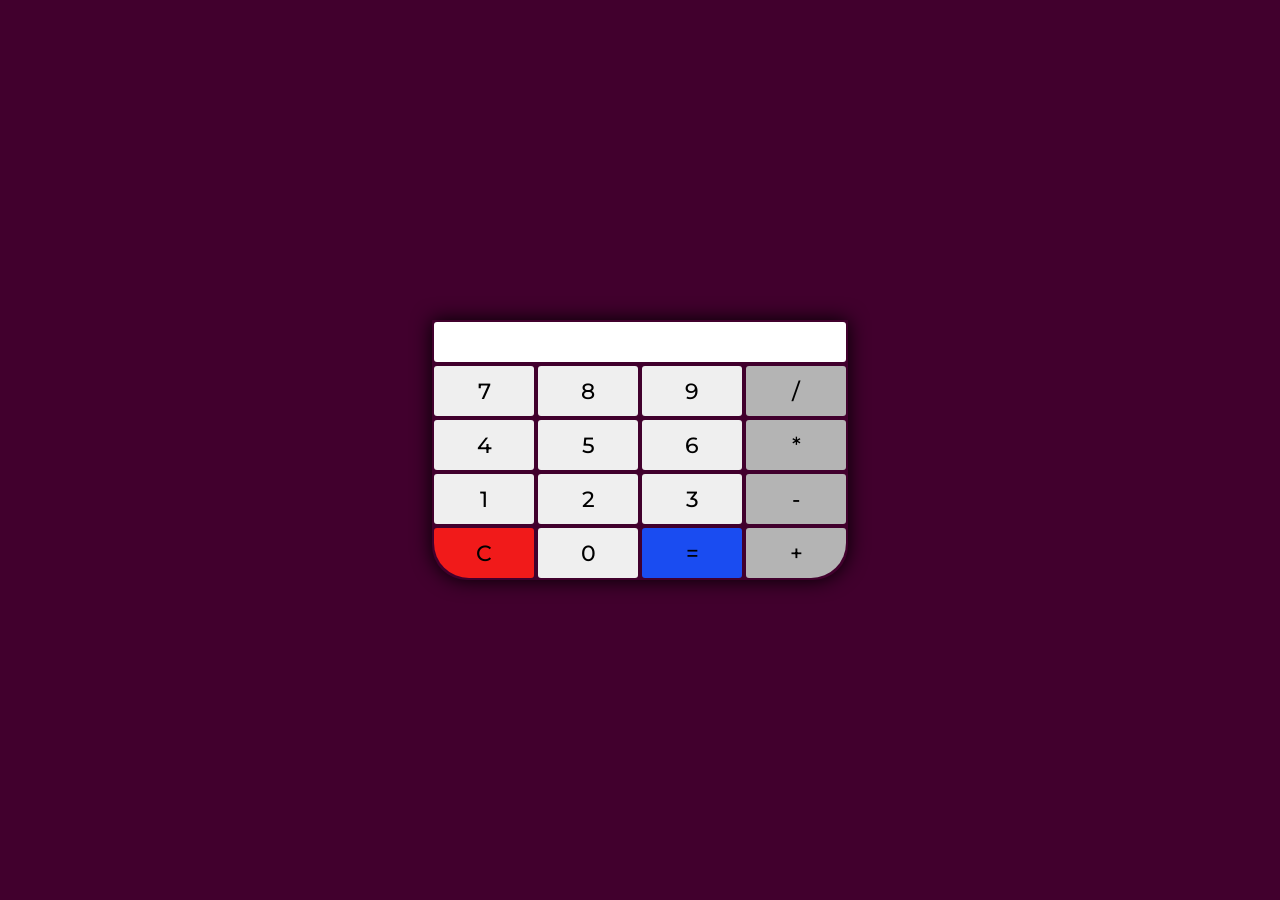
<file: Semana 7/Calculadora/index.html>
<!DOCTYPE html>
<html lang="en">

<head>
    <meta charset="UTF-8">
    <meta name="viewport" content="width=device-width, initial-scale=1.0">
    <script language="JavaScript" src="calculadora.js"></script>
    <link rel="stylesheet" href="estilo.css">
    <title>Document</title>
</head>

<body>
    <form action="" name="calc">
        <div id="calculadora">

            <input type="text" id="visor" name="visor">
            <div id="primeira">
                <input type="button" value="7" class="botao borda" onclick="botao(value)">
                <input type="button" value="8" class="botao borda" onclick="botao(value)">
                <input type="button" value="9" class="botao borda" onclick="botao(value)">
                <input type="button" value="/" class="botao borda" onclick="botao(value)">
            </div>
            <div id="segunda">
                <input type="button" value="4" class="botao borda" onclick="botao(value)">
                <input type="button" value="5" class="botao borda" onclick="botao(value)">
                <input type="button" value="6" class="botao borda" onclick="botao(value)">
                <input type="button" value="*" class="botao borda" onclick="botao(value)">
            </div>
            <div id="terceira">
                <input type="button" value="1" class="botao borda" onclick="botao(value)">
                <input type="button" value="2" class="botao borda" onclick="botao(value)">
                <input type="button" value="3" class="botao borda" onclick="botao(value)">
                <input type="button" value="-" class="botao borda" onclick="botao(value)">
            </div>
            <div id="quarta">
                <input type="button" value="C" class="botao borda" onclick="reseta()">
                <input type="button" value="0" class="botao borda" onclick="botao(value)">
                <input type="button" value="=" class="botao borda" onclick="calcula()">
                <input type="button" value="+" class="botao borda" onclick="botao(value)">
            </div>
        </div>
    </form>
</body>

</html>
</file>
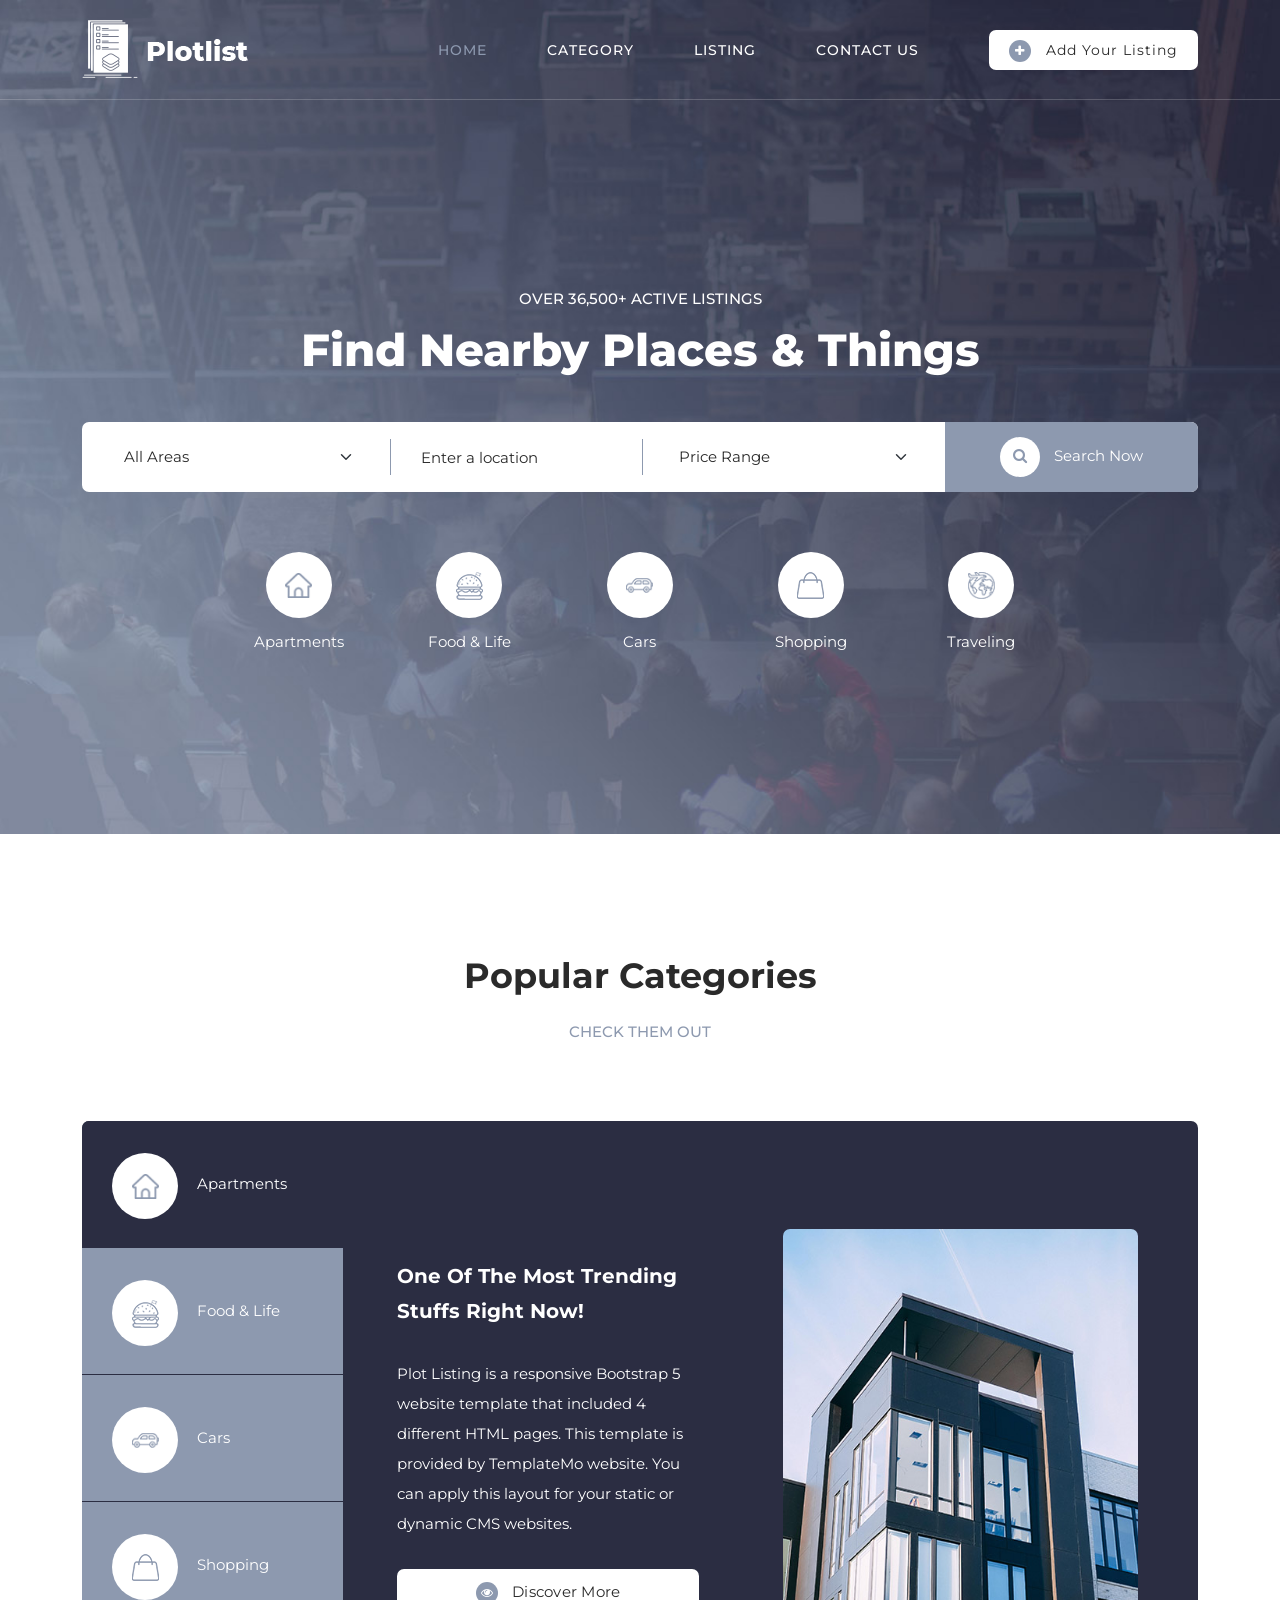
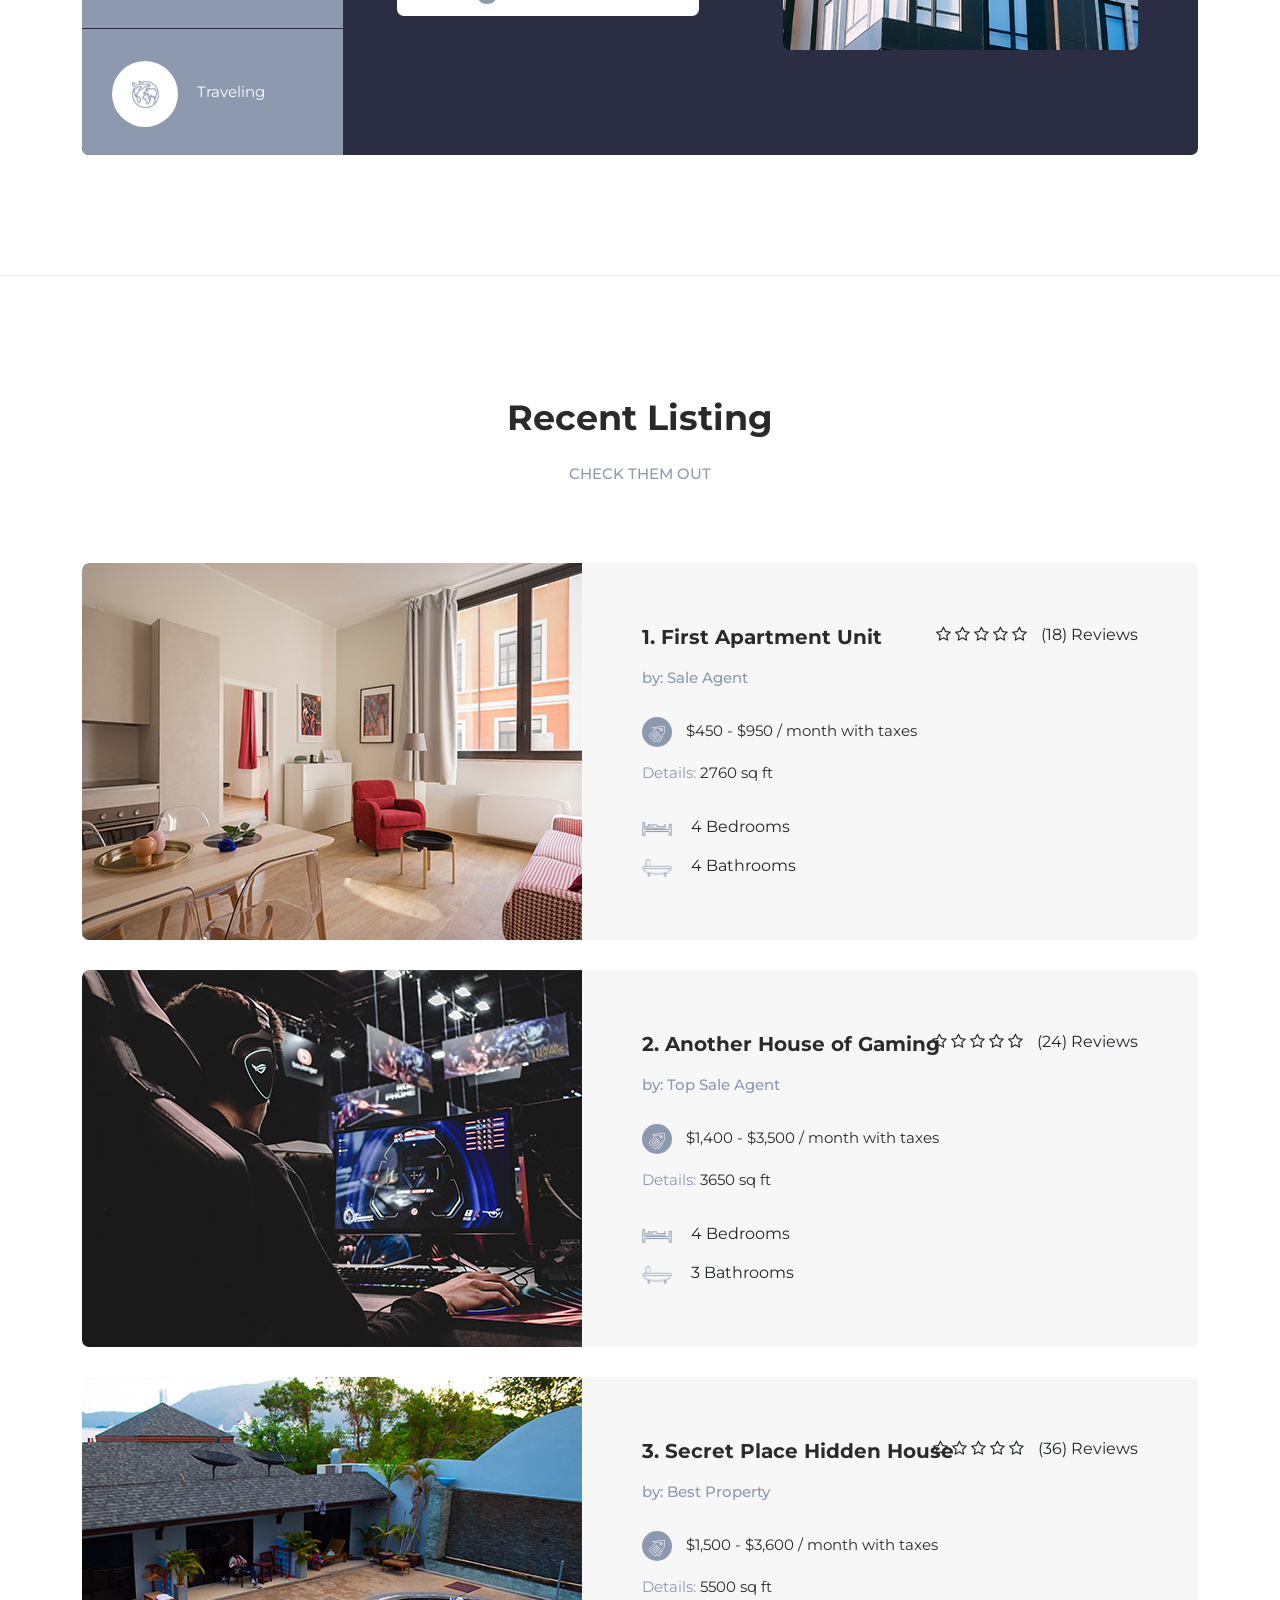
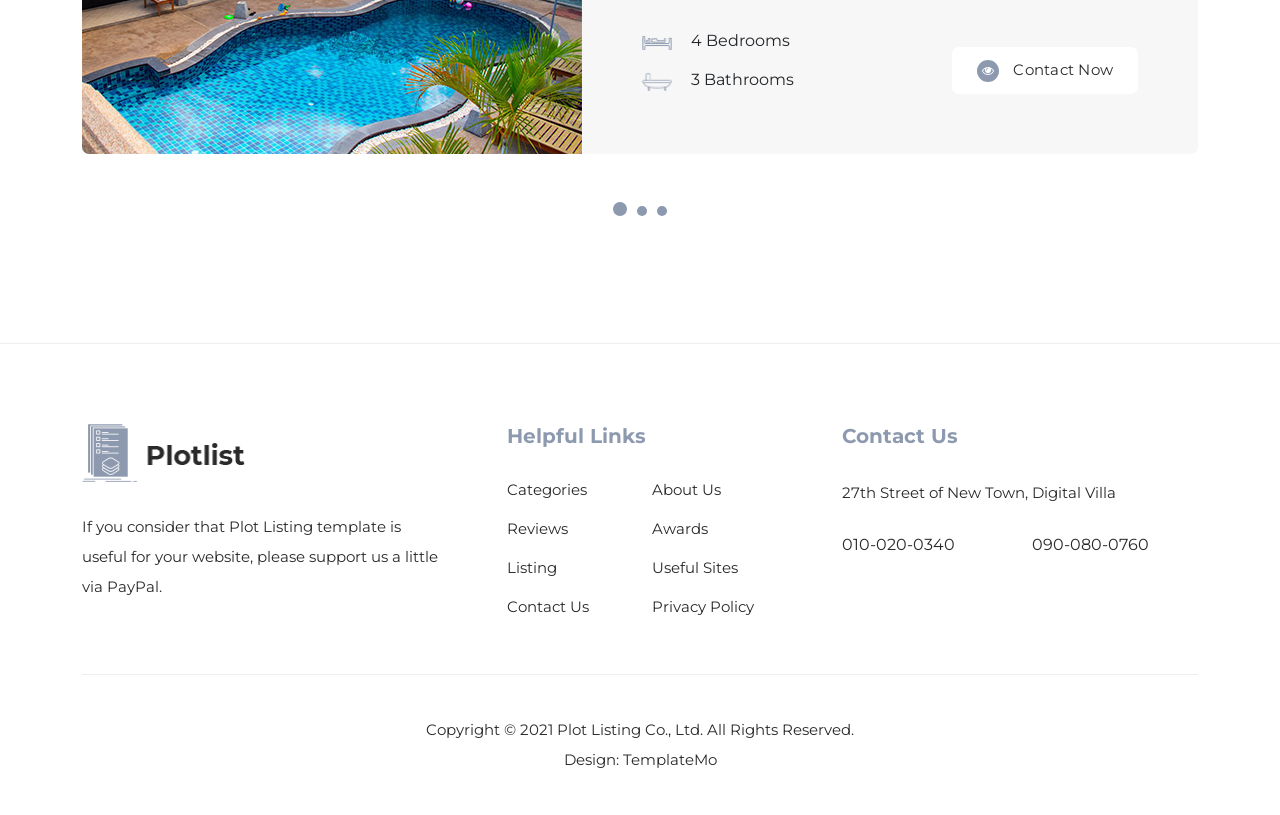
<file: Semana 7/pizzaria/img/templatemo_564_plot_listing/index.html>
<!DOCTYPE html>
<html lang="en">

  <head>

    <meta charset="UTF-8">
    <meta name="viewport" content="width=device-width, initial-scale=1, shrink-to-fit=no">
    <meta name="description" content="">
    <meta name="author" content="">
    <link rel="preconnect" href="https://fonts.gstatic.com">
    <link href="https://fonts.googleapis.com/css2?family=Montserrat:wght@100;200;300;400;500;600;700;800;900&display=swap" rel="stylesheet">

    <title>Plot Listing HTML5 Website Template</title>

    <!-- Bootstrap core CSS -->
    <link href="vendor/bootstrap/css/bootstrap.min.css" rel="stylesheet">

    <!-- Additional CSS Files -->
    <link rel="stylesheet" href="assets/css/fontawesome.css">
    <link rel="stylesheet" href="assets/css/templatemo-plot-listing.css">
    <link rel="stylesheet" href="assets/css/animated.css">
    <link rel="stylesheet" href="assets/css/owl.css">
<!--

TemplateMo 564 Plot Listing

https://templatemo.com/tm-564-plot-listing

-->
  </head>

<body>

  <!-- ***** Preloader Start ***** -->
  <div id="js-preloader" class="js-preloader">
    <div class="preloader-inner">
      <span class="dot"></span>
      <div class="dots">
        <span></span>
        <span></span>
        <span></span>
      </div>
    </div>
  </div>
  <!-- ***** Preloader End ***** -->

  <!-- ***** Header Area Start ***** -->
  <header class="header-area header-sticky wow slideInDown" data-wow-duration="0.75s" data-wow-delay="0s">
    <div class="container">
      <div class="row">
        <div class="col-12">
          <nav class="main-nav">
            <!-- ***** Logo Start ***** -->
            <a href="index.html" class="logo">
            </a>
            <!-- ***** Logo End ***** -->
            <!-- ***** Menu Start ***** -->
            <ul class="nav">
              <li><a href="index.html" class="active">Home</a></li>
              <li><a href="category.html">Category</a></li>
              <li><a href="listing.html">Listing</a></li>
              <li><a href="contact.html">Contact Us</a></li> 
              <li><div class="main-white-button"><a href="#"><i class="fa fa-plus"></i> Add Your Listing</a></div></li> 
            </ul>        
            <a class='menu-trigger'>
                <span>Menu</span>
            </a>
            <!-- ***** Menu End ***** -->
          </nav>
        </div>
      </div>
    </div>
  </header>
  <!-- ***** Header Area End ***** -->

  <div class="main-banner">
    <div class="container">
      <div class="row">
        <div class="col-lg-12">
          <div class="top-text header-text">
            <h6>Over 36,500+ Active Listings</h6>
            <h2>Find Nearby Places &amp; Things</h2>
          </div>
        </div>
        <div class="col-lg-12">
          <form id="search-form" name="gs" method="submit" role="search" action="#">
            <div class="row">
              <div class="col-lg-3 align-self-center">
                  <fieldset>
                      <select name="area" class="form-select" aria-label="Area" id="chooseCategory" onchange="this.form.click()">
                          <option selected>All Areas</option>
                          <option value="New Village">New Village</option>
                          <option value="Old Town">Old Town</option>
                          <option value="Modern City">Modern City</option>
                      </select>
                  </fieldset>
              </div>
              <div class="col-lg-3 align-self-center">
                  <fieldset>
                      <input type="address" name="address" class="searchText" placeholder="Enter a location" autocomplete="on" required>
                  </fieldset>
              </div>
              <div class="col-lg-3 align-self-center">
                  <fieldset>
                      <select name="price" class="form-select" aria-label="Default select example" id="chooseCategory" onchange="this.form.click()">
                          <option selected>Price Range</option>
                          <option value="$100 - $250">$100 - $250</option>
                          <option value="$250 - $500">$250 - $500</option>
                          <option value="$500 - $1000">$500 - $1,000</option>
                          <option value="$1000+">$1,000 or more</option>
                      </select>
                  </fieldset>
              </div>
              <div class="col-lg-3">                        
                  <fieldset>
                      <button class="main-button"><i class="fa fa-search"></i> Search Now</button>
                  </fieldset>
              </div>
            </div>
          </form>
        </div>
        <div class="col-lg-10 offset-lg-1">
          <ul class="categories">
            <li><a href="category.html"><span class="icon"><img src="assets/images/search-icon-01.png" alt="Home"></span> Apartments</a></li>
            <li><a href="listing.html"><span class="icon"><img src="assets/images/search-icon-02.png" alt="Food"></span> Food &amp; Life</a></li>
            <li><a href="#"><span class="icon"><img src="assets/images/search-icon-03.png" alt="Vehicle"></span> Cars</a></li>
            <li><a href="#"><span class="icon"><img src="assets/images/search-icon-04.png" alt="Shopping"></span> Shopping</a></li>
            <li><a href="#"><span class="icon"><img src="assets/images/search-icon-05.png" alt="Travel"></span> Traveling</a></li>
          </ul>
        </div>
      </div>
    </div>
  </div>


  <div class="popular-categories">
    <div class="container">
      <div class="row">
        <div class="col-lg-12">
          <div class="section-heading">
            <h2>Popular Categories</h2>
            <h6>Check Them Out</h6>
          </div>
        </div>
        <div class="col-lg-12">
          <div class="naccs">
            <div class="grid">
              <div class="row">
                <div class="col-lg-3">
                  <div class="menu">
                    <div class="first-thumb active">
                      <div class="thumb">
                        <span class="icon"><img src="assets/images/search-icon-01.png" alt=""></span>
                        Apartments
                      </div>
                    </div>
                    <div>
                      <div class="thumb">                 
                        <span class="icon"><img src="assets/images/search-icon-02.png" alt=""></span>
                        Food &amp; Life
                      </div>
                    </div>
                    <div>
                      <div class="thumb">                 
                        <span class="icon"><img src="assets/images/search-icon-03.png" alt=""></span>
                        Cars
                      </div>
                    </div>
                    <div>
                      <div class="thumb">                 
                        <span class="icon"><img src="assets/images/search-icon-04.png" alt=""></span>
                        Shopping
                      </div>
                    </div>
                    <div class="last-thumb">
                      <div class="thumb">                 
                        <span class="icon"><img src="assets/images/search-icon-05.png" alt=""></span>
                        Traveling
                      </div>
                    </div>
                  </div>
                </div> 
                <div class="col-lg-9 align-self-center">
                  <ul class="nacc">
                    <li class="active">
                      <div>
                        <div class="thumb">
                          <div class="row">
                            <div class="col-lg-5 align-self-center">
                              <div class="left-text">
                                <h4>One Of The Most Trending Stuffs Right Now!</h4>
                                <p>Plot Listing is a responsive Bootstrap 5 website template that included 4 different HTML pages. This template is provided by TemplateMo website. You can apply this layout for your static or dynamic CMS websites.</p>
                                <div class="main-white-button"><a href="#"><i class="fa fa-eye"></i> Discover More</a></div>
                              </div>
                            </div>
                            <div class="col-lg-7 align-self-center">
                              <div class="right-image">
                                <img src="assets/images/tabs-image-01.jpg" alt="">
                              </div>
                            </div>
                          </div>
                        </div>
                      </div>
                    </li>
                    <li>
                      <div>
                        <div class="thumb">
                          <div class="row">
                            <div class="col-lg-5 align-self-center">
                              <div class="left-text">
                                <h4>Food and Lifestyle category is here</h4>
                                <p>You can feel free to download, edit and apply this template for your website. Please tell your friends about TemplateMo website.</p>
                                <div class="main-white-button"><a href="#"><i class="fa fa-eye"></i> Explore More</a></div>
                              </div>
                            </div>
                            <div class="col-lg-7 align-self-center">
                              <div class="right-image">
                                <img src="assets/images/tabs-image-02.jpg" alt="Foods on the table">
                              </div>
                            </div>
                          </div>
                        </div>
                      </div>
                    </li>
                    <li>
                      <div>
                        <div class="thumb">
                          <div class="row">
                            <div class="col-lg-5 align-self-center">
                              <div class="left-text">
                                <h4>Best car rentals for your trips!</h4>
                                <p>Did you know? You can get the best free HTML templates on Too CSS blog. Visit the blog pages and explore fresh and latest website templates.</p>
                                <div class="main-white-button"><a href="listing.html"><i class="fa fa-eye"></i> More Listing</a></div>
                              </div>
                            </div>
                            <div class="col-lg-7 align-self-center">
                              <div class="right-image">
                                <img src="assets/images/tabs-image-03.jpg" alt="cars in the city">
                              </div>
                            </div>
                          </div>
                        </div>
                      </div>
                    </li>
                    <li>
                      <div>
                        <div class="thumb">
                          <div class="row">
                            <div class="col-lg-5 align-self-center">
                              <div class="left-text">
                                <h4>Shopping List: Images from Unsplash</h4>
                                <p>Image credits go to Unsplash website that provides free stock photos for anyone. Images used in this Plot Listing template are from Unsplash.</p>
                                <div class="main-white-button"><a href="#"><i class="fa fa-eye"></i> Discover More</a></div>
                              </div>
                            </div>
                            <div class="col-lg-7 align-self-center">
                              <div class="right-image">
                                <img src="assets/images/tabs-image-04.jpg" alt="Shopping Girl">
                              </div>
                            </div>
                          </div>
                        </div>
                      </div>
                    </li>
                    <li>
                      <div>
                        <div class="thumb">
                          <div class="row">
                            <div class="col-lg-5 align-self-center">
                              <div class="left-text">
                                <h4>Information and Safety Tips for Traveling</h4>
                                <p>You are allowed to use this template for your commercial websites. You are NOT allowed to redistribute this template ZIP file on any Free CSS collection websites.</p>
                                <div class="main-white-button"><a rel="nofollow" href="https://templatemo.com/contact"><i class="fa fa-eye"></i> Read More</a></div>
                              </div>
                            </div>
                            <div class="col-lg-7 align-self-center">
                              <div class="right-image">
                                <img src="assets/images/tabs-image-05.jpg" alt="Traveling Beach">
                              </div>
                            </div>
                          </div>
                        </div>
                      </div>
                    </li>
                  </ul>
                </div>          
              </div>
            </div>
          </div>
        </div>
      </div>
    </div>
  </div>


  <div class="recent-listing">
    <div class="container">
      <div class="row">
        <div class="col-lg-12">
          <div class="section-heading">
            <h2>Recent Listing</h2>
            <h6>Check Them Out</h6>
          </div>
        </div>
        <div class="col-lg-12">
          <div class="owl-carousel owl-listing">
            <div class="item">
              <div class="row">
                <div class="col-lg-12">
                  <div class="listing-item">
                    <div class="left-image">
                      <a href="#"><img src="assets/images/listing-01.jpg" alt=""></a>
                    </div>
                    <div class="right-content align-self-center">
                      <a href="#"><h4>1. First Apartment Unit</h4></a>
                      <h6>by: Sale Agent</h6>
                      <ul class="rate">
                        <li><i class="fa fa-star-o"></i></li>
                        <li><i class="fa fa-star-o"></i></li>
                        <li><i class="fa fa-star-o"></i></li>
                        <li><i class="fa fa-star-o"></i></li>
                        <li><i class="fa fa-star-o"></i></li>
                        <li>(18) Reviews</li>
                      </ul>
                      <span class="price"><div class="icon"><img src="assets/images/listing-icon-01.png" alt=""></div> $450 - $950 / month with taxes</span>
                      <span class="details">Details: <em>2760 sq ft</em></span>
                      <ul class="info">
                        <li><img src="assets/images/listing-icon-02.png" alt=""> 4 Bedrooms</li>
                        <li><img src="assets/images/listing-icon-03.png" alt=""> 4 Bathrooms</li>
                      </ul>
                      <div class="main-white-button">
                        <a href="contact.html"><i class="fa fa-eye"></i> Contact Now</a>
                      </div>
                    </div>
                  </div>
                </div>
                <div class="col-lg-12">
                  <div class="listing-item">
                    <div class="left-image">
                      <a href="#"><img src="assets/images/listing-02.jpg" alt=""></a>
                    </div>
                    <div class="right-content align-self-center">
                      <a href="#"><h4>2. Another House of Gaming</h4></a>
                      <h6>by: Top Sale Agent</h6>
                      <ul class="rate">
                        <li><i class="fa fa-star-o"></i></li>
                        <li><i class="fa fa-star-o"></i></li>
                        <li><i class="fa fa-star-o"></i></li>
                        <li><i class="fa fa-star-o"></i></li>
                        <li><i class="fa fa-star-o"></i></li>
                        <li>(24) Reviews</li>
                      </ul>
                      <span class="price"><div class="icon"><img src="assets/images/listing-icon-01.png" alt=""></div> $1,400 - $3,500 / month with taxes</span>
                      <span class="details">Details: <em>3650 sq ft</em></span>
                      <ul class="info">
                        <li><img src="assets/images/listing-icon-02.png" alt=""> 4 Bedrooms</li>
                        <li><img src="assets/images/listing-icon-03.png" alt=""> 3 Bathrooms</li>
                      </ul>
                      <div class="main-white-button">
                        <a href="contact.html"><i class="fa fa-eye"></i> Contact Now</a>
                      </div>
                    </div>
                  </div>
                </div>
                <div class="col-lg-12">
                  <div class="listing-item">
                    <div class="left-image">
                      <a href="#"><img src="assets/images/listing-03.jpg" alt=""></a>
                    </div>
                    <div class="right-content align-self-center">
                      <a href="#"><h4>3. Secret Place Hidden House</h4></a>
                      <h6>by: Best Property</h6>
                      <ul class="rate">
                        <li><i class="fa fa-star-o"></i></li>
                        <li><i class="fa fa-star-o"></i></li>
                        <li><i class="fa fa-star-o"></i></li>
                        <li><i class="fa fa-star-o"></i></li>
                        <li><i class="fa fa-star-o"></i></li>
                        <li>(36) Reviews</li>
                      </ul>
                      <span class="price"><div class="icon"><img src="assets/images/listing-icon-01.png" alt=""></div> $1,500 - $3,600 / month with taxes</span>
                      <span class="details">Details: <em>5500 sq ft</em></span>
                      <ul class="info">
                        <li><img src="assets/images/listing-icon-02.png" alt=""> 4 Bedrooms</li>
                        <li><img src="assets/images/listing-icon-03.png" alt=""> 3 Bathrooms</li>
                      </ul>
                      <div class="main-white-button">
                        <a href="contact.html"><i class="fa fa-eye"></i> Contact Now</a>
                      </div>
                    </div>
                  </div>
                </div>
              </div>
            </div>
            <div class="item">
              <div class="row">
                <div class="col-lg-12">
                  <div class="listing-item">
                    <div class="left-image">
                      <a href="#"><img src="assets/images/listing-04.jpg" alt=""></a>
                    </div>
                    <div class="right-content align-self-center">
                      <a href="#"><h4>4. Sunshine Fourth Apartment</h4></a>
                      <h6>by: Sale Agent</h6>
                      <ul class="rate">
                        <li><i class="fa fa-star-o"></i></li>
                        <li><i class="fa fa-star-o"></i></li>
                        <li><i class="fa fa-star-o"></i></li>
                        <li><i class="fa fa-star-o"></i></li>
                        <li><i class="fa fa-star-o"></i></li>
                        <li>(24) Reviews</li>
                      </ul>
                      <span class="price"><div class="icon"><img src="assets/images/listing-icon-01.png" alt=""></div> $3,600 / month with taxes</span>
                      <span class="details">Details: <em>3660 sq ft</em></span>
                      <ul class="info">
                        <li><img src="assets/images/listing-icon-02.png" alt=""> 5 Bedrooms</li>
                        <li><img src="assets/images/listing-icon-03.png" alt=""> 3 Bathrooms</li>
                      </ul>
                      <div class="main-white-button">
                        <a href="contact.html"><i class="fa fa-eye"></i> Contact Now</a>
                      </div>
                    </div>
                  </div>
                </div>
                <div class="col-lg-12">
                  <div class="listing-item">
                    <div class="left-image">
                      <a href="#"><img src="assets/images/listing-05.jpg" alt=""></a>
                    </div>
                    <div class="right-content align-self-center">
                      <a href="#"><h4>5. Best House Of the Town</h4></a>
                      <h6>by: Sale Agent</h6>
                      <ul class="rate">
                        <li><i class="fa fa-star-o"></i></li>
                        <li><i class="fa fa-star-o"></i></li>
                        <li><i class="fa fa-star-o"></i></li>
                        <li><i class="fa fa-star-o"></i></li>
                        <li><i class="fa fa-star-o"></i></li>
                        <li>(32) Reviews</li>
                      </ul>
                      <span class="price"><div class="icon"><img src="assets/images/listing-icon-01.png" alt=""></div> $5,600 / month with taxes</span>
                      <span class="details">Details: <em>1750 sq ft</em></span>
                      <ul class="info">
                        <li><img src="assets/images/listing-icon-02.png" alt=""> 6 Bedrooms</li>
                        <li><img src="assets/images/listing-icon-03.png" alt=""> 3 Bathrooms</li>
                      </ul>
                      <div class="main-white-button">
                        <a href="contact.html"><i class="fa fa-eye"></i> Contact Now</a>
                      </div>
                    </div>
                  </div>
                </div>
                <div class="col-lg-12">
                  <div class="listing-item">
                    <div class="left-image">
                      <a href="#"><img src="assets/images/listing-06.jpg" alt=""></a>
                    </div>
                    <div class="right-content align-self-center">
                      <a href="#"><h4>6. Amazing Pool Party Villa</h4></a>
                      <h6>by: Sale Agent</h6>
                      <ul class="rate">
                        <li><i class="fa fa-star-o"></i></li>
                        <li><i class="fa fa-star-o"></i></li>
                        <li><i class="fa fa-star-o"></i></li>
                        <li><i class="fa fa-star-o"></i></li>
                        <li><i class="fa fa-star-o"></i></li>
                        <li>(40) Reviews</li>
                      </ul>
                      <span class="price"><div class="icon"><img src="assets/images/listing-icon-01.png" alt=""></div> $3,850 / month with taxes</span>
                      <span class="details">Details: <em>3660 sq ft</em></span>
                      <ul class="info">
                        <li><img src="assets/images/listing-icon-02.png" alt=""> 4 Bedrooms</li>
                        <li><img src="assets/images/listing-icon-03.png" alt=""> 3 Bathrooms</li>
                      </ul>
                      <div class="main-white-button">
                        <a href="contact.html"><i class="fa fa-eye"></i> Contact Now</a>
                      </div>
                    </div>
                  </div>
                </div>
              </div>
            </div>
            <div class="item">
              <div class="row">
                <div class="col-lg-12">
                  <div class="listing-item">
                    <div class="left-image">
                      <a href="#"><img src="assets/images/listing-05.jpg" alt=""></a>
                    </div>
                    <div class="right-content align-self-center">
                      <a href="#"><h4>7. Sunny Apartment</h4></a>
                      <h6>by: Sale Agent</h6>
                      <ul class="rate">
                        <li><i class="fa fa-star-o"></i></li>
                        <li><i class="fa fa-star-o"></i></li>
                        <li><i class="fa fa-star-o"></i></li>
                        <li><i class="fa fa-star-o"></i></li>
                        <li><i class="fa fa-star-o"></i></li>
                        <li>(24) Reviews</li>
                      </ul>
                      <span class="price"><div class="icon"><img src="assets/images/listing-icon-01.png" alt=""></div> $5,450 / month with taxes</span>
                      <span class="details">Details: <em>1640 sq ft</em></span>
                      <ul class="info">
                        <li><img src="assets/images/listing-icon-02.png" alt=""> 8 Bedrooms</li>
                        <li><img src="assets/images/listing-icon-03.png" alt=""> 5 Bathrooms</li>
                      </ul>
                      <div class="main-white-button">
                        <a href="contact.html"><i class="fa fa-eye"></i> Contact Now</a>
                      </div>
                    </div>
                  </div>
                </div>
                <div class="col-lg-12">
                  <div class="listing-item">
                    <div class="left-image">
                      <a href="#"><img src="assets/images/listing-02.jpg" alt=""></a>
                    </div>
                    <div class="right-content align-self-center">
                      <a href="#"><h4>8. Third House of Gaming</h4></a>
                      <h6>by: Sale Agent</h6>
                      <ul class="rate">
                        <li><i class="fa fa-star-o"></i></li>
                        <li><i class="fa fa-star-o"></i></li>
                        <li><i class="fa fa-star-o"></i></li>
                        <li><i class="fa fa-star-o"></i></li>
                        <li><i class="fa fa-star-o"></i></li>
                        <li>(15) Reviews</li>
                      </ul>
                      <span class="price"><div class="icon"><img src="assets/images/listing-icon-01.png" alt=""></div> $5,520 / month with taxes</span>
                      <span class="details">Details: <em>1660 sq ft</em></span>
                      <ul class="info">
                        <li><img src="assets/images/listing-icon-02.png" alt=""> 5 Bedrooms</li>
                        <li><img src="assets/images/listing-icon-03.png" alt=""> 4 Bathrooms</li>
                      </ul>
                      <div class="main-white-button">
                        <a href="contact.html"><i class="fa fa-eye"></i> Contact Now</a>
                      </div>
                    </div>
                  </div>
                </div>
                <div class="col-lg-12">
                  <div class="listing-item">
                    <div class="left-image">
                      <a href="#"><img src="assets/images/listing-06.jpg" alt=""></a>
                    </div>
                    <div class="right-content align-self-center">
                      <a href="#"><h4>9. Relaxing BBQ Party Villa</h4></a>
                      <h6>by: Sale Agent</h6>
                      <ul class="rate">
                        <li><i class="fa fa-star-o"></i></li>
                        <li><i class="fa fa-star-o"></i></li>
                        <li><i class="fa fa-star-o"></i></li>
                        <li><i class="fa fa-star-o"></i></li>
                        <li><i class="fa fa-star-o"></i></li>
                        <li>(20) Reviews</li>
                      </ul>
                      <span class="price"><div class="icon"><img src="assets/images/listing-icon-01.png" alt=""></div> $4,760 / month with taxes</span>
                      <span class="details">Details: <em>2880 sq ft</em></span>
                      <ul class="info">
                        <li><img src="assets/images/listing-icon-02.png" alt=""> 6 Bedrooms</li>
                        <li><img src="assets/images/listing-icon-03.png" alt=""> 4 Bathrooms</li>
                      </ul>
                      <div class="main-white-button">
                        <a href="contact.html"><i class="fa fa-eye"></i> Contact Now</a>
                      </div>
                    </div>
                  </div>
                </div>
              </div>
            </div>
          </div>
        </div>
      </div>
    </div>
  </div>


  <footer>
    <div class="container">
      <div class="row">
        <div class="col-lg-4">
          <div class="about">
            <div class="logo">
              <img src="assets/images/black-logo.png" alt="Plot Listing">
            </div>
            <p>If you consider that <a rel="nofollow" href="https://templatemo.com/tm-564-plot-listing" target="_parent">Plot Listing template</a> is useful for your website, please <a rel="nofollow" href="https://www.paypal.me/templatemo" target="_blank">support us</a> a little via PayPal.</p>
          </div>
        </div>
        <div class="col-lg-4">
          <div class="helpful-links">
            <h4>Helpful Links</h4>
            <div class="row">
              <div class="col-lg-6 col-sm-6">
                <ul>
                  <li><a href="#">Categories</a></li>
                  <li><a href="#">Reviews</a></li>
                  <li><a href="#">Listing</a></li>
                  <li><a href="#">Contact Us</a></li>
                </ul>
              </div>
              <div class="col-lg-6">
                <ul>
                  <li><a href="#">About Us</a></li>
                  <li><a href="#">Awards</a></li>
                  <li><a href="#">Useful Sites</a></li>
                  <li><a href="#">Privacy Policy</a></li>
                </ul>
              </div>
            </div>
          </div>
        </div>
        <div class="col-lg-4">
          <div class="contact-us">
            <h4>Contact Us</h4>
            <p>27th Street of New Town, Digital Villa</p>
            <div class="row">
              <div class="col-lg-6">
                <a href="#">010-020-0340</a>
              </div>
              <div class="col-lg-6">
                <a href="#">090-080-0760</a>
              </div>
            </div>
          </div>
        </div>
        <div class="col-lg-12">
          <div class="sub-footer">
            <p>Copyright © 2021 Plot Listing Co., Ltd. All Rights Reserved.
            <br>
			Design: <a rel="nofollow" href="https://templatemo.com" title="CSS Templates">TemplateMo</a></p>
          </div>
        </div>
      </div>
    </div>
  </footer>


  <!-- Scripts -->
  <script src="vendor/jquery/jquery.min.js"></script>
  <script src="vendor/bootstrap/js/bootstrap.bundle.min.js"></script>
  <script src="assets/js/owl-carousel.js"></script>
  <script src="assets/js/animation.js"></script>
  <script src="assets/js/imagesloaded.js"></script>
  <script src="assets/js/custom.js"></script>

</body>

</html>
</file>
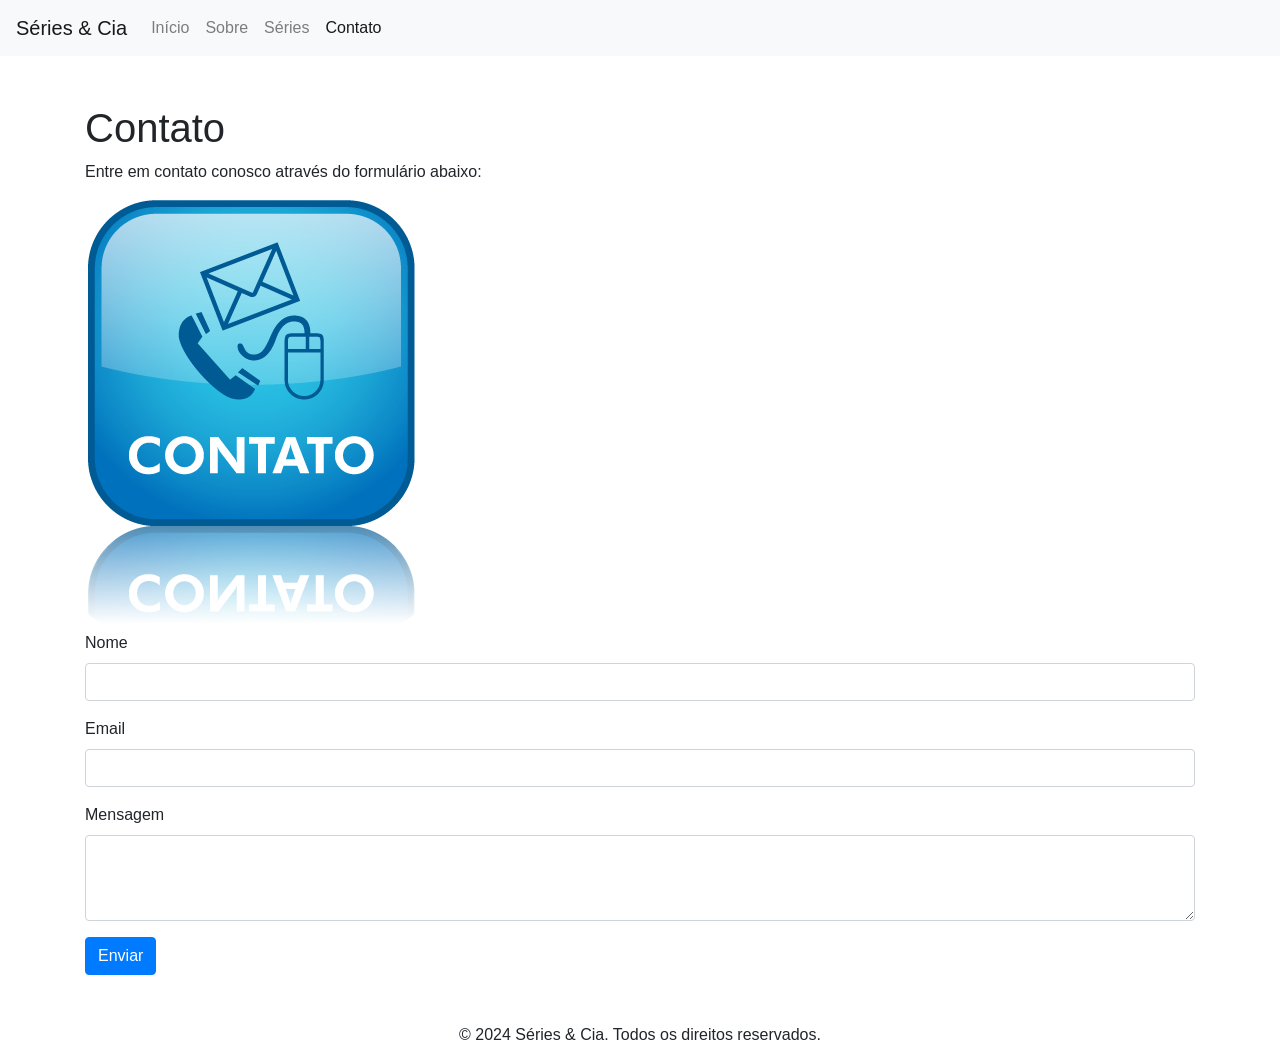
<file: Semana 7/bootstrap/contato.html>
<!DOCTYPE html>
<html lang="pt-BR">
<head>
    <meta charset="UTF-8">
    <meta name="viewport" content="width=device-width, initial-scale=1.0">
    <link rel="stylesheet" href="https://stackpath.bootstrapcdn.com/bootstrap/4.5.2/css/bootstrap.min.css">
    <title>Contato - Séries & Cia</title>
</head>
<body>
    <nav class="navbar navbar-expand-lg navbar-light bg-light">
        <a class="navbar-brand" href="#">Séries & Cia</a>
        <div class="collapse navbar-collapse">
            <ul class="navbar-nav mr-auto">
                <li class="nav-item"><a class="nav-link" href="index.html">Início</a></li>
                <li class="nav-item"><a class="nav-link" href="sobre.html">Sobre</a></li>
                <li class="nav-item"><a class="nav-link" href="series.html">Séries</a></li>
                <li class="nav-item active"><a class="nav-link" href="contato.html">Contato</a></li>
            </ul>
        </div>
    </nav>

    <div class="container mt-5">
        <h1>Contato</h1>
        <p>Entre em contato conosco através do formulário abaixo:</p>
        <img src="img/phone.png" alt="bananaphone">
        <form>
            <div class="form-group">
                <label for="nome">Nome</label>
                <input type="text" class="form-control" id="nome" required>
            </div>
            <div class="form-group">
                <label for="email">Email</label>
                <input type="email" class="form-control" id="email" required>
            </div>
            <div class="form-group">
                <label for="mensagem">Mensagem</label>
                <textarea class="form-control" id="mensagem" rows="3" required></textarea>
            </div>
            <button type="submit" class="btn btn-primary">Enviar</button>
        </form>
    </div>

    <footer class="text-center mt-5">
        <p>&copy; 2024 Séries & Cia. Todos os direitos reservados.</p>
    </footer>

    <script src="https://code.jquery.com/jquery-3.5.1.slim.min.js"></script>
    <script src="https://cdn.jsdelivr.net/npm/@popperjs/core@2.11.6/dist/umd/popper.min.js"></script>
    <script src="https://stackpath.bootstrapcdn.com/bootstrap/4.5.2/js/bootstrap.min.js"></script>
</body>
</html>
</file>
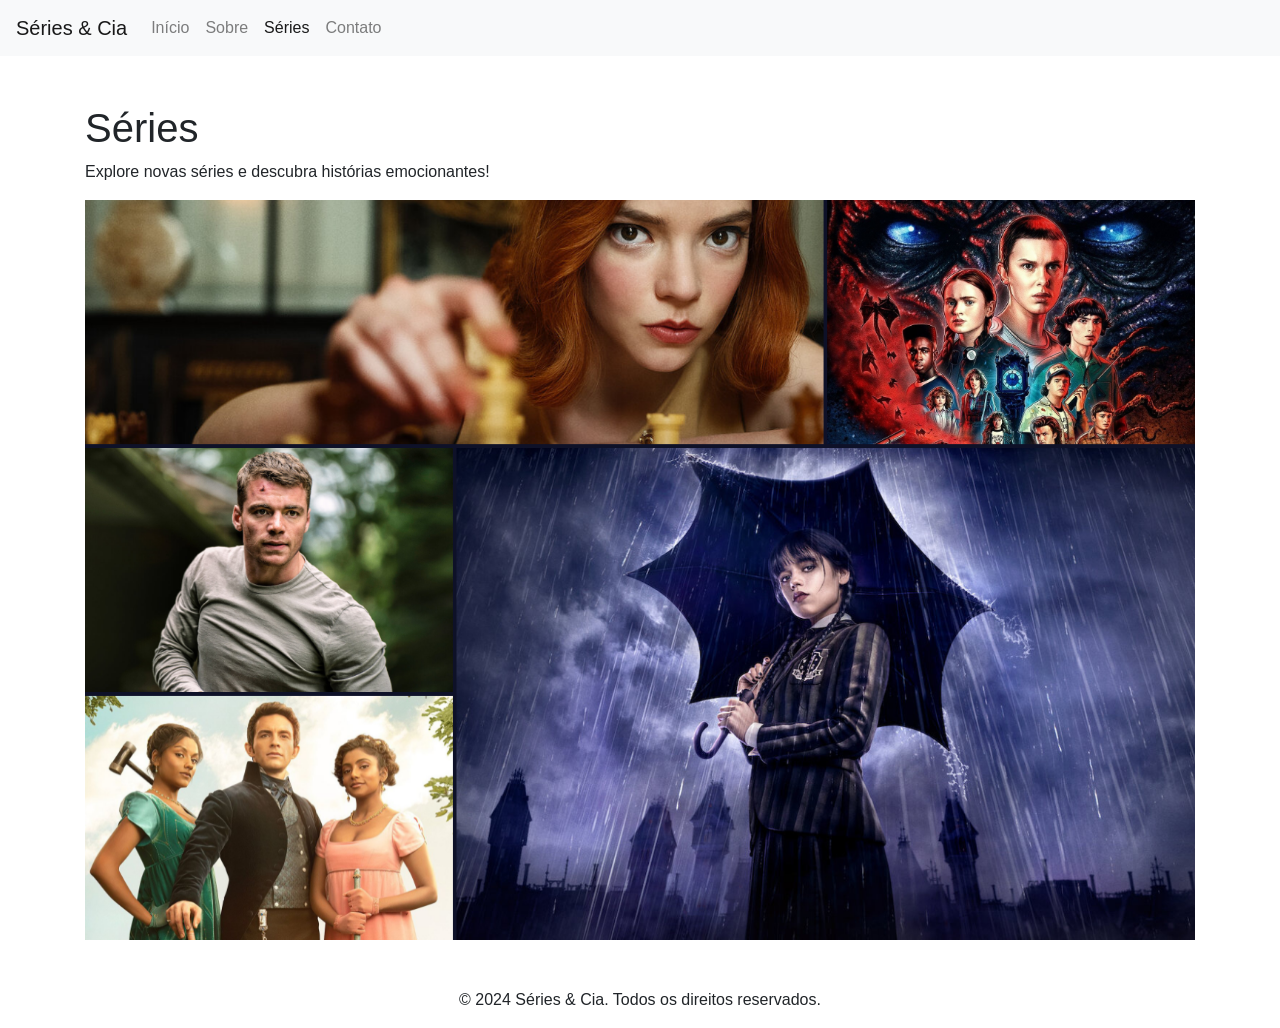
<file: Semana 7/bootstrap/series.html>
<!DOCTYPE html>
<html lang="pt-BR">
<head>
    <meta charset="UTF-8">
    <meta name="viewport" content="width=device-width, initial-scale=1.0">
    <link rel="stylesheet" href="https://stackpath.bootstrapcdn.com/bootstrap/4.5.2/css/bootstrap.min.css">
    <title>Séries - Séries & Cia</title>
</head>
<body>
    <nav class="navbar navbar-expand-lg navbar-light bg-light">
        <a class="navbar-brand" href="#">Séries & Cia</a>
        <div class="collapse navbar-collapse">
            <ul class="navbar-nav mr-auto">
                <li class="nav-item"><a class="nav-link" href="index.html">Início</a></li>
                <li class="nav-item"><a class="nav-link" href="sobre.html">Sobre</a></li>
                <li class="nav-item active"><a class="nav-link" href="series.html">Séries</a></li>
                <li class="nav-item"><a class="nav-link" href="contato.html">Contato</a></li>
            </ul>
        </div>
    </nav>

    <div class="container mt-5">
        <h1>Séries</h1>
        <p>Explore novas séries e descubra histórias emocionantes!</p>
        <img src="img/1.png" class="img-fluid" alt="Imagem de Séries">
    </div>

    <footer class="text-center mt-5">
        <p>&copy; 2024 Séries & Cia. Todos os direitos reservados.</p>
    </footer>

    <script src="https://code.jquery.com/jquery-3.5.1.slim.min.js"></script>
    <script src="https://cdn.jsdelivr.net/npm/@popperjs/core@2.11.6/dist/umd/popper.min.js"></script>
    <script src="https://stackpath.bootstrapcdn.com/bootstrap/4.5.2/js/bootstrap.min.js"></script>
</body>
</html>
</file>
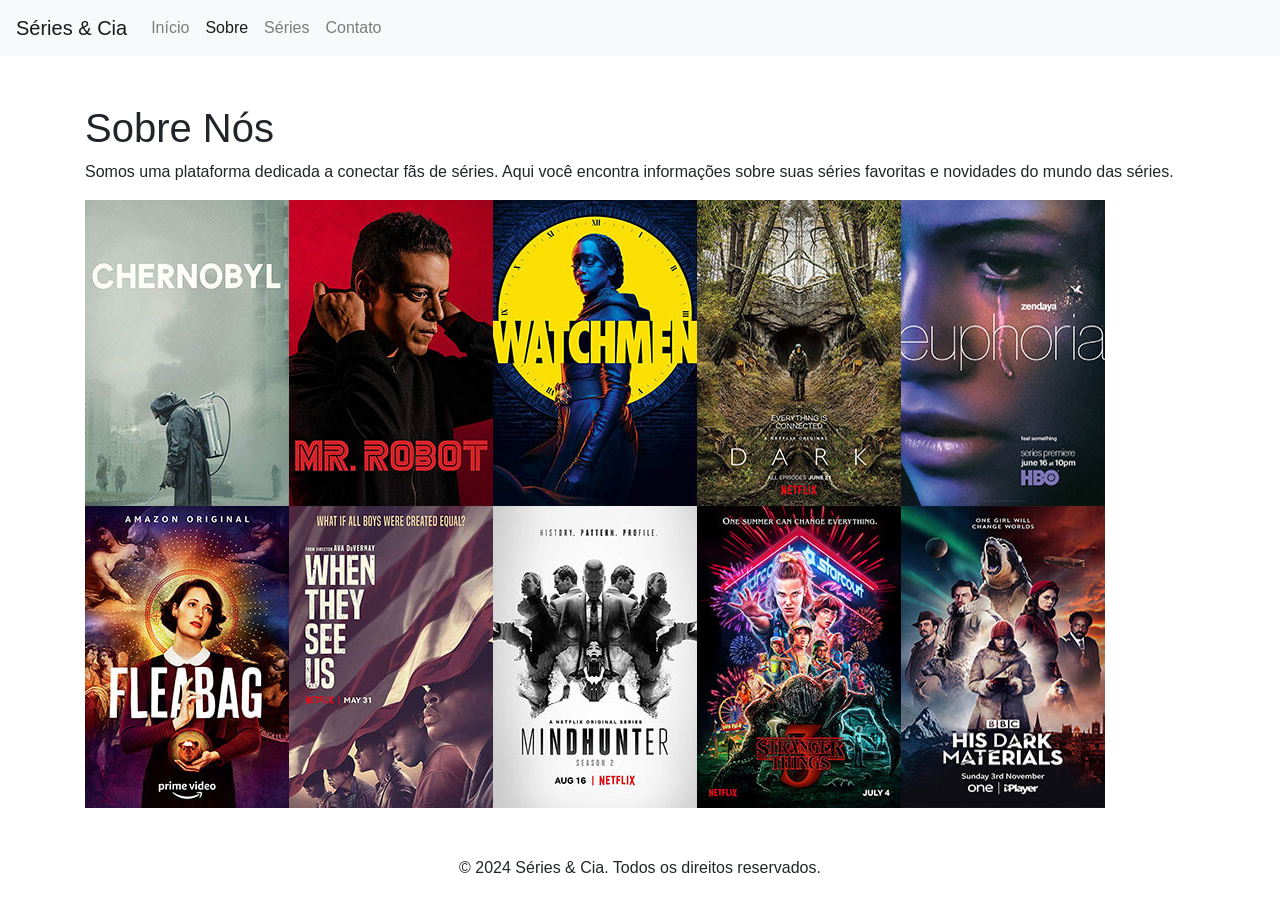
<file: Semana 7/bootstrap/sobre.html>
<!DOCTYPE html>
<html lang="pt-BR">
<head>
    <meta charset="UTF-8">
    <meta name="viewport" content="width=device-width, initial-scale=1.0">
    <link rel="stylesheet" href="https://stackpath.bootstrapcdn.com/bootstrap/4.5.2/css/bootstrap.min.css">
    <title>Sobre Nós - Séries & Cia</title>
</head>
<body>
    <nav class="navbar navbar-expand-lg navbar-light bg-light">
        <a class="navbar-brand" href="#">Séries & Cia</a>
        <div class="collapse navbar-collapse">
            <ul class="navbar-nav mr-auto">
                <li class="nav-item"><a class="nav-link" href="index.html">Início</a></li>
                <li class="nav-item active"><a class="nav-link" href="sobre.html">Sobre</a></li>
                <li class="nav-item"><a class="nav-link" href="series.html">Séries</a></li>
                <li class="nav-item"><a class="nav-link" href="contato.html">Contato</a></li>
            </ul>
        </div>
    </nav>

    <div class="container mt-5">
        <h1>Sobre Nós</h1>
        <p>Somos uma plataforma dedicada a conectar fãs de séries. Aqui você encontra informações sobre suas séries favoritas e novidades do mundo das séries.</p>
        <img src="img/2.jpg" alt="Imagem de séries">
    </div>

    <footer class="text-center mt-5">
        <p>&copy; 2024 Séries & Cia. Todos os direitos reservados.</p>
    </footer>

    <script src="https://code.jquery.com/jquery-3.5.1.slim.min.js"></script>
    <script src="https://cdn.jsdelivr.net/npm/@popperjs/core@2.11.6/dist/umd/popper.min.js"></script>
    <script src="https://stackpath.bootstrapcdn.com/bootstrap/4.5.2/js/bootstrap.min.js"></script>
</body>
</html>
</file>
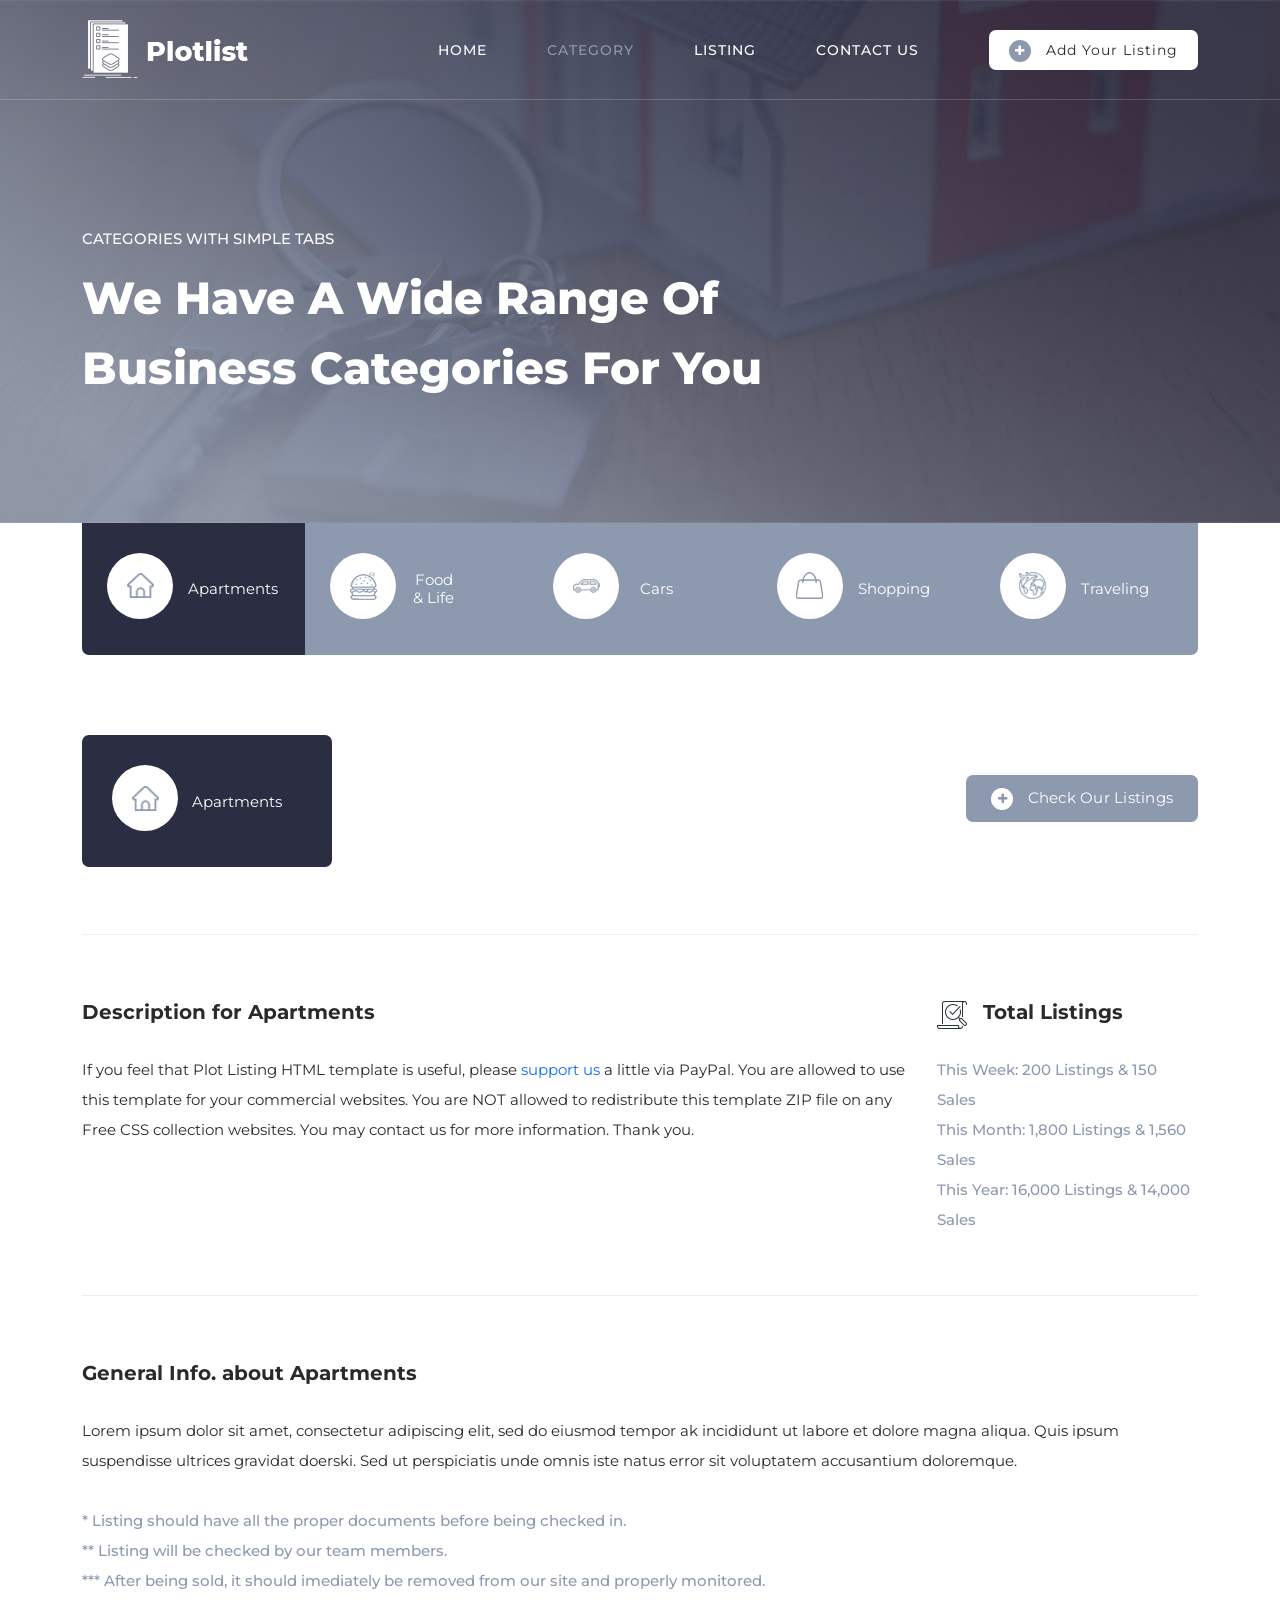
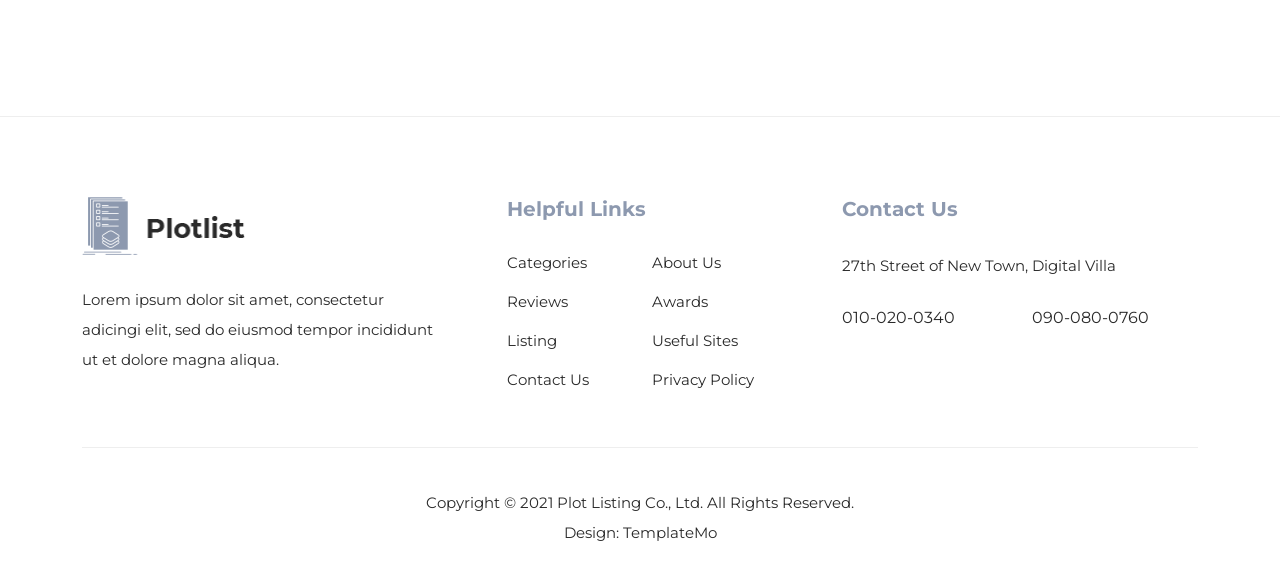
<file: Semana 7/pizzaria/img/templatemo_564_plot_listing/category.html>
<!DOCTYPE html>
<html lang="en">

  <head>

    <meta charset="UTF-8">
    <meta name="viewport" content="width=device-width, initial-scale=1, shrink-to-fit=no">
    <meta name="description" content="">
    <meta name="author" content="">
    <link rel="preconnect" href="https://fonts.gstatic.com">
    <link href="https://fonts.googleapis.com/css2?family=Montserrat:wght@100;200;300;400;500;600;700;800;900&display=swap" rel="stylesheet">

    <title>Plotlist - Listing HTML5 Template</title>

    <!-- Bootstrap core CSS -->
    <link href="vendor/bootstrap/css/bootstrap.min.css" rel="stylesheet">


    <!-- Additional CSS Files -->
    <link rel="stylesheet" href="assets/css/fontawesome.css">
    <link rel="stylesheet" href="assets/css/templatemo-plot-listing.css">
    <link rel="stylesheet" href="assets/css/animated.css">
    <link rel="stylesheet" href="assets/css/owl.css">
<!--

TemplateMo 564 Plot Listing

https://templatemo.com/tm-564-plot-listing

-->
  </head>

<body>

  <!-- ***** Preloader Start ***** -->
  <div id="js-preloader" class="js-preloader">
    <div class="preloader-inner">
      <span class="dot"></span>
      <div class="dots">
        <span></span>
        <span></span>
        <span></span>
      </div>
    </div>
  </div>
  <!-- ***** Preloader End ***** -->

  <!-- ***** Header Area Start ***** -->
  <header class="header-area header-sticky wow slideInDown" data-wow-duration="0.75s" data-wow-delay="0s">
    <div class="container">
      <div class="row">
        <div class="col-12">
          <nav class="main-nav">
            <!-- ***** Logo Start ***** -->
            <a href="index.html" class="logo">
            </a>
            <!-- ***** Logo End ***** -->
            <!-- ***** Menu Start ***** -->
            <ul class="nav">
              <li><a href="index.html">Home</a></li>
              <li><a href="category.html" class="active">Category</a></li>
              <li><a href="listing.html">Listing</a></li>
              <li><a href="contact.html">Contact Us</a></li> 
              <li><div class="main-white-button"><a href="#"><i class="fa fa-plus"></i> Add Your Listing</a></div></li> 
            </ul>        
            <a class='menu-trigger'>
                <span>Menu</span>
            </a>
            <!-- ***** Menu End ***** -->
          </nav>
        </div>
      </div>
    </div>
  </header>
  <!-- ***** Header Area End ***** -->

  <div class="page-heading">
    <div class="container">
      <div class="row">
        <div class="col-lg-8">
          <div class="top-text header-text">
            <h6>Categories with Simple Tabs</h6>
            <h2>We have a wide range of business categories for you</h2>
          </div>
        </div>
      </div>
    </div>
  </div>



  <div class="category-post">
    <div class="container">
      <div class="row">
        <div class="col-lg-12">
          <div class="naccs">
            <div class="grid">
              <div class="row">
                <div class="col-lg-12">
                  <div class="menu">
                    <div class="first-thumb active">
                      <div class="thumb">
                        <span class="icon"><img src="assets/images/search-icon-01.png" alt=""><h4>Apartments</h4></span>    
                      </div>
                    </div>
                    <div>
                      <div class="thumb">                 
                        <span class="icon"><img src="assets/images/search-icon-02.png" alt=""><h4>Food &amp; Life</h4></span>
                      </div>
                    </div>
                    <div>
                      <div class="thumb">                 
                        <span class="icon"><img src="assets/images/search-icon-03.png" alt=""><h4>Cars</h4></span>
                      </div>
                    </div>
                    <div>
                      <div class="thumb">                 
                        <span class="icon"><img src="assets/images/search-icon-04.png" alt=""><h4>Shopping</h4></span>
                      </div>
                    </div>
                    <div class="last-thumb">
                      <div class="thumb">                 
                        <span class="icon"><img src="assets/images/search-icon-05.png" alt=""><h4>Traveling</h4></span>
                      </div>
                    </div>
                  </div>
                </div> 
                <div class="col-lg-12">
                  <ul class="nacc">
                    <li class="active">
                      <div>
                        <div class="thumb">
                          <div class="row">
                            <div class="col-lg-12">
                              <div class="top-content">
                                <div class="row">
                                  <div class="col-lg-6">
                                    <div class="top-icon">
                                      <span class="icon"><img src="assets/images/search-icon-01.png" alt=""><h4>Apartments</h4></span> 
                                    </div>
                                  </div>
                                  <div class="col-lg-6">
                                    <div class="main-white-button">
                                      <a href="#"><i class="fa fa-plus"></i> Check Our Listings</a>
                                    </div>
                                  </div>
                                </div>
                              </div>      
                            </div>
                            <div class="col-lg-12">
                              <div class="description">
                                <div class="row">
                                  <div class="col-lg-9">
                                    <h4>Description for Apartments</h4>
                                    <p>If you feel that Plot Listing HTML template is useful, please <a rel="nofollow" href="https://www.paypal.me/templatemo" target="_blank">support us</a> a little via PayPal. You are allowed to use this template for your commercial websites. You are NOT allowed to redistribute this template ZIP file on any Free CSS collection websites. You may contact us for more information. Thank you.</p>
                                  </div>
                                  <div class="col-lg-3">
                                    <div class="text-icon">
                                      <h4><img src="assets/images/listing-icon-heading.png" alt=""> Total Listings</h4>
                                    </div>
                                    <span class="list-item">This Week: 200 Listings &amp; 150 Sales<br>This Month: 1,800 Listings &amp; 1,560 Sales<br>This Year: 16,000 Listings &amp; 14,000 Sales</span>
                                  </div>
                                </div>
                              </div>
                            </div>
                            <div class="col-lg-12">
                              <div class="general-info">
                                <div class="row">
                                  <div class="col-lg-12">
                                    <h4>General Info. about Apartments</h4>
                                    <p>Lorem ipsum dolor sit amet, consectetur adipiscing elit, sed do eiusmod tempor ak incididunt ut labore et dolore magna aliqua. Quis ipsum suspendisse ultrices gravidat doerski. Sed ut perspiciatis unde omnis iste natus error sit voluptatem accusantium doloremque.</p>
                                    <span class="list-item">* Listing should have all the proper documents before being checked in.
                                    <br>** Listing will be checked by our team members.
                                    <br>*** After being sold, it should imediately be removed from our site and properly monitored.</span>
                                  </div>
                                </div>
                              </div>
                            </div>
                          </div>
                        </div>
                      </div>
                    </li>                 
                    <li>
                      <div>
                        <div class="thumb">
                          <div class="row">
                            <div class="col-lg-12">
                              <div class="top-content">
                                <div class="row">
                                  <div class="col-lg-6">
                                    <div class="top-icon">
                                      <span class="icon"><img src="assets/images/search-icon-02.png" alt=""><h4>Food &amp; Life</h4></span> 
                                    </div>
                                  </div>
                                  <div class="col-lg-6">
                                    <div class="main-white-button">
                                      <a href="#"><i class="fa fa-plus"></i> Check Our Listings</a>
                                    </div>
                                  </div>
                                </div>
                              </div>      
                            </div>
                            <div class="col-lg-12">
                              <div class="description">
                                <div class="row">
                                  <div class="col-lg-9">
                                    <h4>Description for Food and Life</h4>
                                    <p>Plot Listing template is a responsive website layout that included four HTML pages. Please tell your friends about TemplateMo website. You can download and apply this template for your dynamic CMS websites.</p>
                                    <br>
                                    <p><strong>Did you know?</strong>
                                    <br>You can get the best free HTML templates on Too CSS blog. Visit the blog pages and explore fresh and latest website templates.</p>
                                  </div>
                                  <div class="col-lg-3">
                                    <div class="text-icon">
                                      <h4><img src="assets/images/listing-icon-heading.png" alt=""> Total Listings</h4>
                                    </div>
                                    <span class="list-item">This Week: 124 Listings &amp; 84 Sales<br>This Month: 1,040 Listings &amp; 720 Sales<br>This Year: 10,640 Listings &amp; 9,600 Sales</span>
                                  </div>
                                </div>
                              </div>
                            </div>
                            <div class="col-lg-12">
                              <div class="general-info">
                                <div class="row">
                                  <div class="col-lg-12">
                                    <h4>General Info</h4>
                                    <p>Lorem ipsum dolor sit amet, consectetur adipiscing elit, sed do eiusmod tempor ak incididunt ut labore et dolore magna aliqua. Quis ipsum suspendisse ultrices gravidat doerski. Sed ut perspiciatis unde omnis iste natus error sit voluptatem accusantium doloremque.</p>
                                    <span class="list-item">* Listing should have all the proper documents before being checked in.
                                    <br>** Listing will be checked by our team members.
                                    <br>*** After being sold, it should imediately be removed from our site and properly monitored.</span>
                                  </div>
                                </div>
                              </div>
                            </div>
                          </div>
                        </div>
                      </div>
                    </li>
                    <li>
                      <div>
                        <div class="thumb">
                          <div class="row">
                            <div class="col-lg-12">
                              <div class="top-content">
                                <div class="row">
                                  <div class="col-lg-6">
                                    <div class="top-icon">
                                      <span class="icon"><img src="assets/images/search-icon-03.png" alt=""><h4>Cars</h4></span> 
                                    </div>
                                  </div>
                                  <div class="col-lg-6">
                                    <div class="main-white-button">
                                      <a href="#"><i class="fa fa-plus"></i> Check Our Listings</a>
                                    </div>
                                  </div>
                                </div>
                              </div>      
                            </div>
                            <div class="col-lg-12">
                              <div class="description">
                                <div class="row">
                                  <div class="col-lg-9">
                                    <h4>Description about cars</h4>
                                    <p>Lorem ipsum dolor sit amet, consectetur adipiscing elit, sed do eiusmod tempor ak incididunt ut labore et dolore magna aliqua. Quis ipsum suspendisse ultrices gravidat doerski. Sed ut perspiciatis unde omnis iste natus error sit voluptatem accusantium doloremque laudantium, totam rem aperiam, eaque ipsa quae ab illo.</p>
                                  </div>
                                  <div class="col-lg-3">
                                    <div class="text-icon">
                                      <h4><img src="assets/images/listing-icon-heading.png" alt=""> Total Listings</h4>
                                    </div>
                                    <span class="list-item">This Week: 800 Listings &amp; 400 Sales<br>This Month: 1,600 Listings &amp; 1,200 Sales<br>This Year: 14,000 Listings &amp; 12,000 Sales</span>
                                  </div>
                                </div>
                              </div>
                            </div>
                            <div class="col-lg-12">
                              <div class="general-info">
                                <div class="row">
                                  <div class="col-lg-12">
                                    <h4>General Info. about cars</h4>
                                    <p>Lorem ipsum dolor sit amet, consectetur adipiscing elit, sed do eiusmod tempor ak incididunt ut labore et dolore magna aliqua. Quis ipsum suspendisse ultrices gravidat doerski. Sed ut perspiciatis unde omnis iste natus error sit voluptatem accusantium doloremque.</p>
                                    <span class="list-item">* Listing should have all the proper documents before being checked in.
                                    <br>** Listing will be checked by our team members.
                                    <br>*** After being sold, it should imediately be removed from our site and properly monitored.</span>
                                  </div>
                                </div>
                              </div>
                            </div>
                          </div>
                        </div>
                      </div>
                    </li>
                    <li>
                      <div>
                        <div class="thumb">
                          <div class="row">
                            <div class="col-lg-12">
                              <div class="top-content">
                                <div class="row">
                                  <div class="col-lg-6">
                                    <div class="top-icon">
                                      <span class="icon"><img src="assets/images/search-icon-04.png" alt=""><h4>Shopping</h4></span> 
                                    </div>
                                  </div>
                                  <div class="col-lg-6">
                                    <div class="main-white-button">
                                      <a href="#"><i class="fa fa-plus"></i> Check Our Listings</a>
                                    </div>
                                  </div>
                                </div>
                              </div>      
                            </div>
                            <div class="col-lg-12">
                              <div class="description">
                                <div class="row">
                                  <div class="col-lg-9">
                                    <h4>Description about Shopping</h4>
                                    <p>Lorem ipsum dolor sit amet, consectetur adipiscing elit, sed do eiusmod tempor ak incididunt ut labore et dolore magna aliqua. Quis ipsum suspendisse ultrices gravidat doerski. Sed ut perspiciatis unde omnis iste natus error sit voluptatem accusantium doloremque laudantium, totam rem aperiam, eaque ipsa quae ab illo.</p>
                                  </div>
                                  <div class="col-lg-3">
                                    <div class="text-icon">
                                      <h4><img src="assets/images/listing-icon-heading.png" alt=""> Total Listings</h4>
                                    </div>
                                    <span class="list-item">This Week: 150 Listings &amp; 140 Sales<br>This Month: 1,500 Listings &amp; 1,100 Sales<br>This Year: 15,000 Listings &amp; 14,000 Sales</span>
                                  </div>
                                </div>
                              </div>
                            </div>
                            <div class="col-lg-12">
                              <div class="general-info">
                                <div class="row">
                                  <div class="col-lg-12">
                                    <h4>General Info. for Shopping</h4>
                                    <p>Lorem ipsum dolor sit amet, consectetur adipiscing elit, sed do eiusmod tempor ak incididunt ut labore et dolore magna aliqua. Quis ipsum suspendisse ultrices gravidat doerski. Sed ut perspiciatis unde omnis iste natus error sit voluptatem accusantium doloremque.</p>
                                    <span class="list-item">* Listing should have all the proper documents before being checked in.
                                    <br>** Listing will be checked by our team members.
                                    <br>*** After being sold, it should imediately be removed from our site and properly monitored.</span>
                                  </div>
                                </div>
                              </div>
                            </div>
                          </div>
                        </div>
                      </div>
                    </li>
                    <li>
                      <div>
                        <div class="thumb">
                          <div class="row">
                            <div class="col-lg-12">
                              <div class="top-content">
                                <div class="row">
                                  <div class="col-lg-6">
                                    <div class="top-icon">
                                      <span class="icon"><img src="assets/images/search-icon-05.png" alt=""><h4>Traveling</h4></span> 
                                    </div>
                                  </div>
                                  <div class="col-lg-6">
                                    <div class="main-white-button">
                                      <a href="#"><i class="fa fa-plus"></i> Check Our Listings</a>
                                    </div>
                                  </div>
                                </div>
                              </div>      
                            </div>
                            <div class="col-lg-12">
                              <div class="description">
                                <div class="row">
                                  <div class="col-lg-9">
                                    <h4>Description of Traveling</h4>
                                    <p>Lorem ipsum dolor sit amet, consectetur adipiscing elit, sed do eiusmod tempor ak incididunt ut labore et dolore magna aliqua. Quis ipsum suspendisse ultrices gravidat doerski. Sed ut perspiciatis unde omnis iste natus error sit voluptatem accusantium doloremque laudantium, totam rem aperiam, eaque ipsa quae ab illo.</p>
                                  </div>
                                  <div class="col-lg-3">
                                    <div class="text-icon">
                                      <h4><img src="assets/images/listing-icon-heading.png" alt=""> Total Listings</h4>
                                    </div>
                                    <span class="list-item">This Week: 200 Listings &amp; 120 Sales<br>This Month: 1,400 Listings &amp; 900 Sales<br>This Year: 14,000 Listings &amp; 12,000 Sales</span>
                                  </div>
                                </div>
                              </div>
                            </div>
                            <div class="col-lg-12">
                              <div class="general-info">
                                <div class="row">
                                  <div class="col-lg-12">
                                    <h4>General Info. about Traveling</h4>
                                    <p>Lorem ipsum dolor sit amet, consectetur adipiscing elit, sed do eiusmod tempor ak incididunt ut labore et dolore magna aliqua. Quis ipsum suspendisse ultrices gravidat doerski. Sed ut perspiciatis unde omnis iste natus error sit voluptatem accusantium doloremque.</p>
                                    <span class="list-item">* Listing should have all the proper documents before being checked in.
                                    <br>** Listing will be checked by our team members.
                                    <br>*** After being sold, it should imediately be removed from our site and properly monitored.</span>
                                  </div>
                                </div>
                              </div>
                            </div>
                          </div>
                        </div>
                      </div>
                    </li>
                  </ul>
                </div>          
              </div>
            </div>
          </div>
        </div>
      </div>
    </div>
  </div>

  <footer>
    <div class="container">
      <div class="row">
        <div class="col-lg-4">
          <div class="about">
            <div class="logo">
              <img src="assets/images/black-logo.png" alt="">
            </div>
            <p>Lorem ipsum dolor sit amet, consectetur adicingi elit, sed do eiusmod tempor incididunt ut et dolore magna aliqua.</p>
          </div>
        </div>
        <div class="col-lg-4">
          <div class="helpful-links">
            <h4>Helpful Links</h4>
            <div class="row">
              <div class="col-lg-6">
                <ul>
                  <li><a href="#">Categories</a></li>
                  <li><a href="#">Reviews</a></li>
                  <li><a href="#">Listing</a></li>
                  <li><a href="#">Contact Us</a></li>
                </ul>
              </div>
              <div class="col-lg-6">
                <ul>
                  <li><a href="#">About Us</a></li>
                  <li><a href="#">Awards</a></li>
                  <li><a href="#">Useful Sites</a></li>
                  <li><a href="#">Privacy Policy</a></li>
                </ul>
              </div>
            </div>
          </div>
        </div>
        <div class="col-lg-4">
          <div class="contact-us">
            <h4>Contact Us</h4>
            <p>27th Street of New Town, Digital Villa</p>
            <div class="row">
              <div class="col-lg-6">
                <a href="#">010-020-0340</a>
              </div>
              <div class="col-lg-6">
                <a href="#">090-080-0760</a>
              </div>
            </div>
          </div>
        </div>
        <div class="col-lg-12">
          <div class="sub-footer">
            <p>Copyright © 2021 Plot Listing Co., Ltd. All Rights Reserved.
            <br>
			Design: <a rel="nofollow" href="https://templatemo.com" title="CSS Templates">TemplateMo</a></p>
          </div>
        </div>
      </div>
    </div>
  </footer>


  <!-- Scripts -->
  <script src="vendor/jquery/jquery.min.js"></script>
  <script src="vendor/bootstrap/js/bootstrap.bundle.min.js"></script>
  <script src="assets/js/owl-carousel.js"></script>
  <script src="assets/js/animation.js"></script>
  <script src="assets/js/imagesloaded.js"></script>
  <script src="assets/js/custom.js"></script>

</body>

</html>
</file>
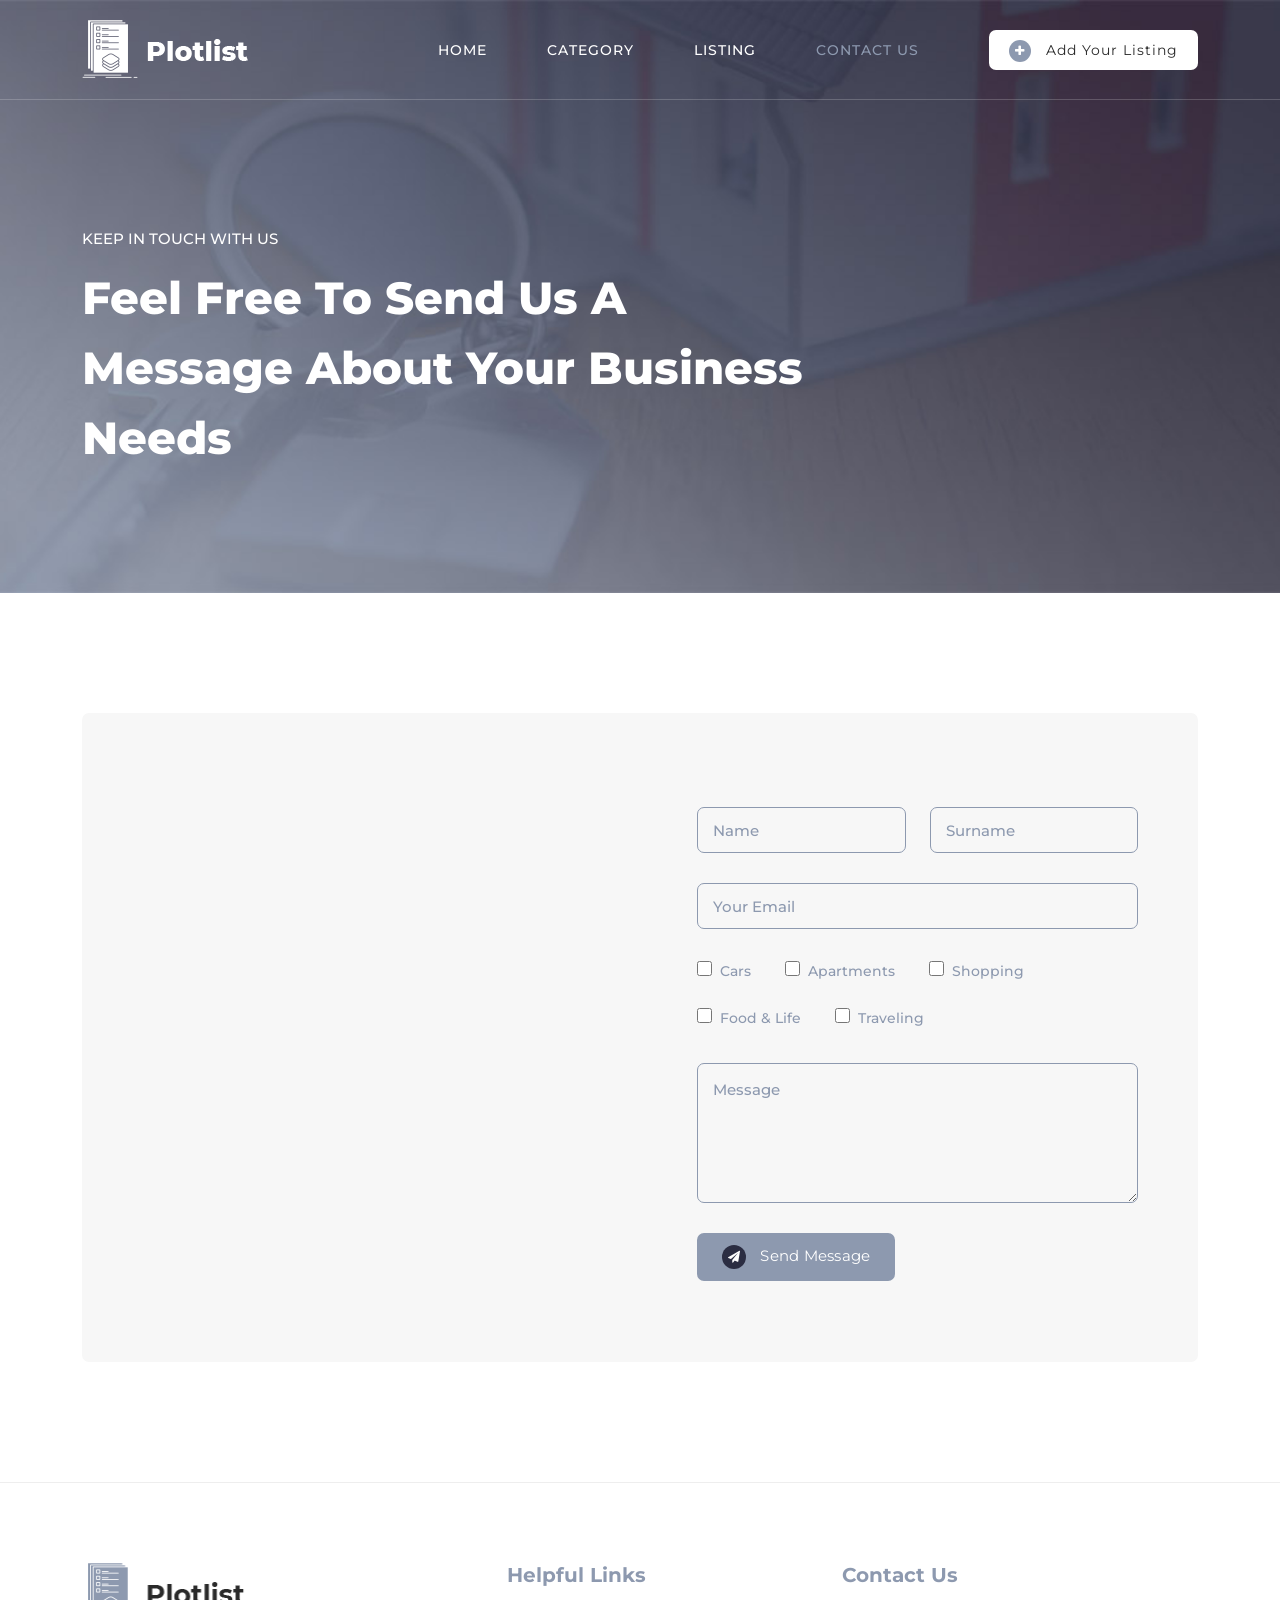
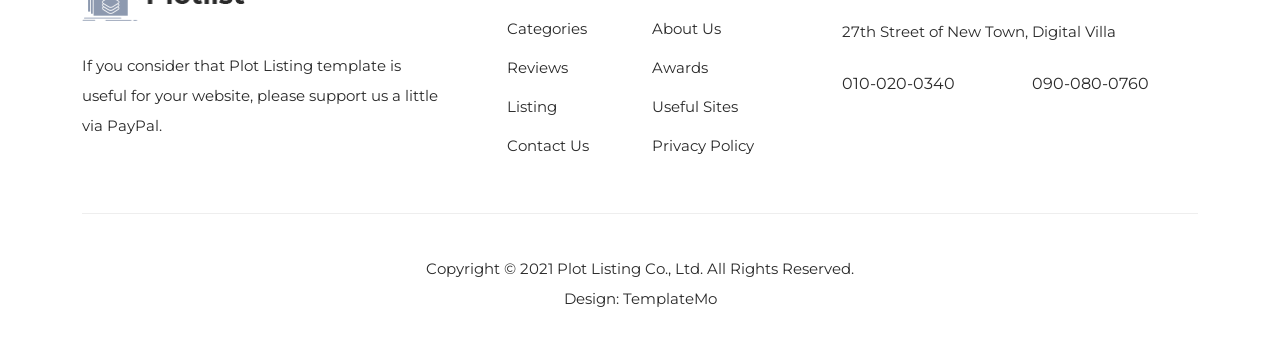
<file: Semana 7/pizzaria/img/templatemo_564_plot_listing/contact.html>
<!DOCTYPE html>
<html lang="en">

  <head>

    <meta charset="UTF-8">
    <meta name="viewport" content="width=device-width, initial-scale=1, shrink-to-fit=no">
    <meta name="description" content="">
    <meta name="author" content="">
    <link rel="preconnect" href="https://fonts.gstatic.com">
    <link href="https://fonts.googleapis.com/css2?family=Montserrat:wght@100;200;300;400;500;600;700;800;900&display=swap" rel="stylesheet">

    <title>Plotlist - Listing HTML5 Template</title>

    <!-- Bootstrap core CSS -->
    <link href="vendor/bootstrap/css/bootstrap.min.css" rel="stylesheet">


    <!-- Additional CSS Files -->
    <link rel="stylesheet" href="assets/css/fontawesome.css">
    <link rel="stylesheet" href="assets/css/templatemo-plot-listing.css">
    <link rel="stylesheet" href="assets/css/animated.css">
    <link rel="stylesheet" href="assets/css/owl.css">
<!--

TemplateMo 564 Plot Listing

https://templatemo.com/tm-564-plot-listing

-->
  </head>

<body>

  <!-- ***** Preloader Start ***** -->
  <div id="js-preloader" class="js-preloader">
    <div class="preloader-inner">
      <span class="dot"></span>
      <div class="dots">
        <span></span>
        <span></span>
        <span></span>
      </div>
    </div>
  </div>
  <!-- ***** Preloader End ***** -->

  <!-- ***** Header Area Start ***** -->
  <header class="header-area header-sticky wow slideInDown" data-wow-duration="0.75s" data-wow-delay="0s">
    <div class="container">
      <div class="row">
        <div class="col-12">
          <nav class="main-nav">
            <!-- ***** Logo Start ***** -->
            <a href="index.html" class="logo">
            </a>
            <!-- ***** Logo End ***** -->
            <!-- ***** Menu Start ***** -->
            <ul class="nav">
              <li><a href="index.html">Home</a></li>
              <li><a href="category.html">Category</a></li>
              <li><a href="listing.html">Listing</a></li>
              <li><a href="contact.html" class="active">Contact Us</a></li> 
              <li><div class="main-white-button"><a href="#"><i class="fa fa-plus"></i> Add Your Listing</a></div></li> 
            </ul>        
            <a class='menu-trigger'>
                <span>Menu</span>
            </a>
            <!-- ***** Menu End ***** -->
          </nav>
        </div>
      </div>
    </div>
  </header>
  <!-- ***** Header Area End ***** -->

  <div class="page-heading">
    <div class="container">
      <div class="row">
        <div class="col-lg-8">
          <div class="top-text header-text">
            <h6>Keep in touch with us</h6>
            <h2>Feel free to send us a message about your business needs</h2>
          </div>
        </div>
      </div>
    </div>
  </div>

  <div class="contact-page">
    <div class="container">
      <div class="row">
        <div class="col-lg-12">
          <div class="inner-content">
            <div class="row">
              <div class="col-lg-6">
                <div id="map">
                  <iframe src="https://maps.google.com/maps?q=Av.+L%C3%BAcio+Costa,+Rio+de+Janeiro+-+RJ,+Brazil&t=&z=13&ie=UTF8&iwloc=&output=embed" width="100%" height="650px" frameborder="0" style="border:0" allowfullscreen></iframe>
                </div>
              </div>
              <div class="col-lg-6 align-self-center">
                <form id="contact" action="" method="get">
                  <div class="row">
                    <div class="col-lg-6">
                      <fieldset>
                        <input type="name" name="name" id="name" placeholder="Name" autocomplete="on" required>
                      </fieldset>
                    </div>
                    <div class="col-lg-6">
                      <fieldset>
                        <input type="surname" name="surname" id="surname" placeholder="Surname" autocomplete="on" required>
                      </fieldset>
                    </div>
                    <div class="col-lg-12">
                      <fieldset>
                        <input type="text" name="email" id="email" pattern="[^ @]*@[^ @]*" placeholder="Your Email" required="">
                      </fieldset>
                    </div>
                    <div class="col-lg-12">
                      <ul>
                        <li><input type="checkbox" name="option1" value="cars"><span>Cars</span></li>
                        <li><input type="checkbox" name="option2" value="aparmtents"><span>Apartments</span></li>
                        <li><input type="checkbox" name="option3" value="shopping"><span>Shopping</span></li>
                        <li><input type="checkbox" name="option4" value="food"><span>Food &amp; Life</span></li>
                        <li><input type="checkbox" name="option5" value="traveling"><span>Traveling</span></li>
                      </ul>
                    </div>
                    <div class="col-lg-12">
                      <fieldset>
                        <textarea name="message" type="text" class="form-control" id="message" placeholder="Message" required=""></textarea>  
                      </fieldset>
                    </div>
                    <div class="col-lg-12">
                      <fieldset>
                        <button type="submit" id="form-submit" class="main-button "><i class="fa fa-paper-plane"></i> Send Message</button>
                      </fieldset>
                    </div>
                  </div>
                </form>
              </div>
            </div>
          </div>
        </div>
      </div>
    </div>
  </div>

  <footer>
    <div class="container">
      <div class="row">
        <div class="col-lg-4">
          <div class="about">
            <div class="logo">
              <img src="assets/images/black-logo.png" alt="Plot Listing Template">
            </div>
            <p>If you consider that <a rel="nofollow" href="https://templatemo.com/tm-564-plot-listing" target="_parent">Plot Listing template</a> is useful for your website, please <a rel="nofollow" href="https://www.paypal.me/templatemo" target="_blank">support us</a> a little via PayPal.</p>
          </div>
        </div>
        <div class="col-lg-4">
          <div class="helpful-links">
            <h4>Helpful Links</h4>
            <div class="row">
              <div class="col-lg-6">
                <ul>
                  <li><a href="#">Categories</a></li>
                  <li><a href="#">Reviews</a></li>
                  <li><a href="#">Listing</a></li>
                  <li><a href="#">Contact Us</a></li>
                </ul>
              </div>
              <div class="col-lg-6">
                <ul>
                  <li><a href="#">About Us</a></li>
                  <li><a href="#">Awards</a></li>
                  <li><a href="#">Useful Sites</a></li>
                  <li><a href="#">Privacy Policy</a></li>
                </ul>
              </div>
            </div>
          </div>
        </div>
        <div class="col-lg-4">
          <div class="contact-us">
            <h4>Contact Us</h4>
            <p>27th Street of New Town, Digital Villa</p>
            <div class="row">
              <div class="col-lg-6">
                <a href="#">010-020-0340</a>
              </div>
              <div class="col-lg-6">
                <a href="#">090-080-0760</a>
              </div>
            </div>
          </div>
        </div>
        <div class="col-lg-12">
          <div class="sub-footer">
            <p>Copyright © 2021 Plot Listing Co., Ltd. All Rights Reserved.
            <br>
			Design: <a rel="nofollow" href="https://templatemo.com" title="CSS Templates">TemplateMo</a></p>
          </div>
        </div>
      </div>
    </div>
  </footer>


  <!-- Scripts -->
  <script src="vendor/jquery/jquery.min.js"></script>
  <script src="vendor/bootstrap/js/bootstrap.bundle.min.js"></script>
  <script src="assets/js/owl-carousel.js"></script>
  <script src="assets/js/animation.js"></script>
  <script src="assets/js/imagesloaded.js"></script>
  <script src="assets/js/custom.js"></script>

</body>

</html>
</file>
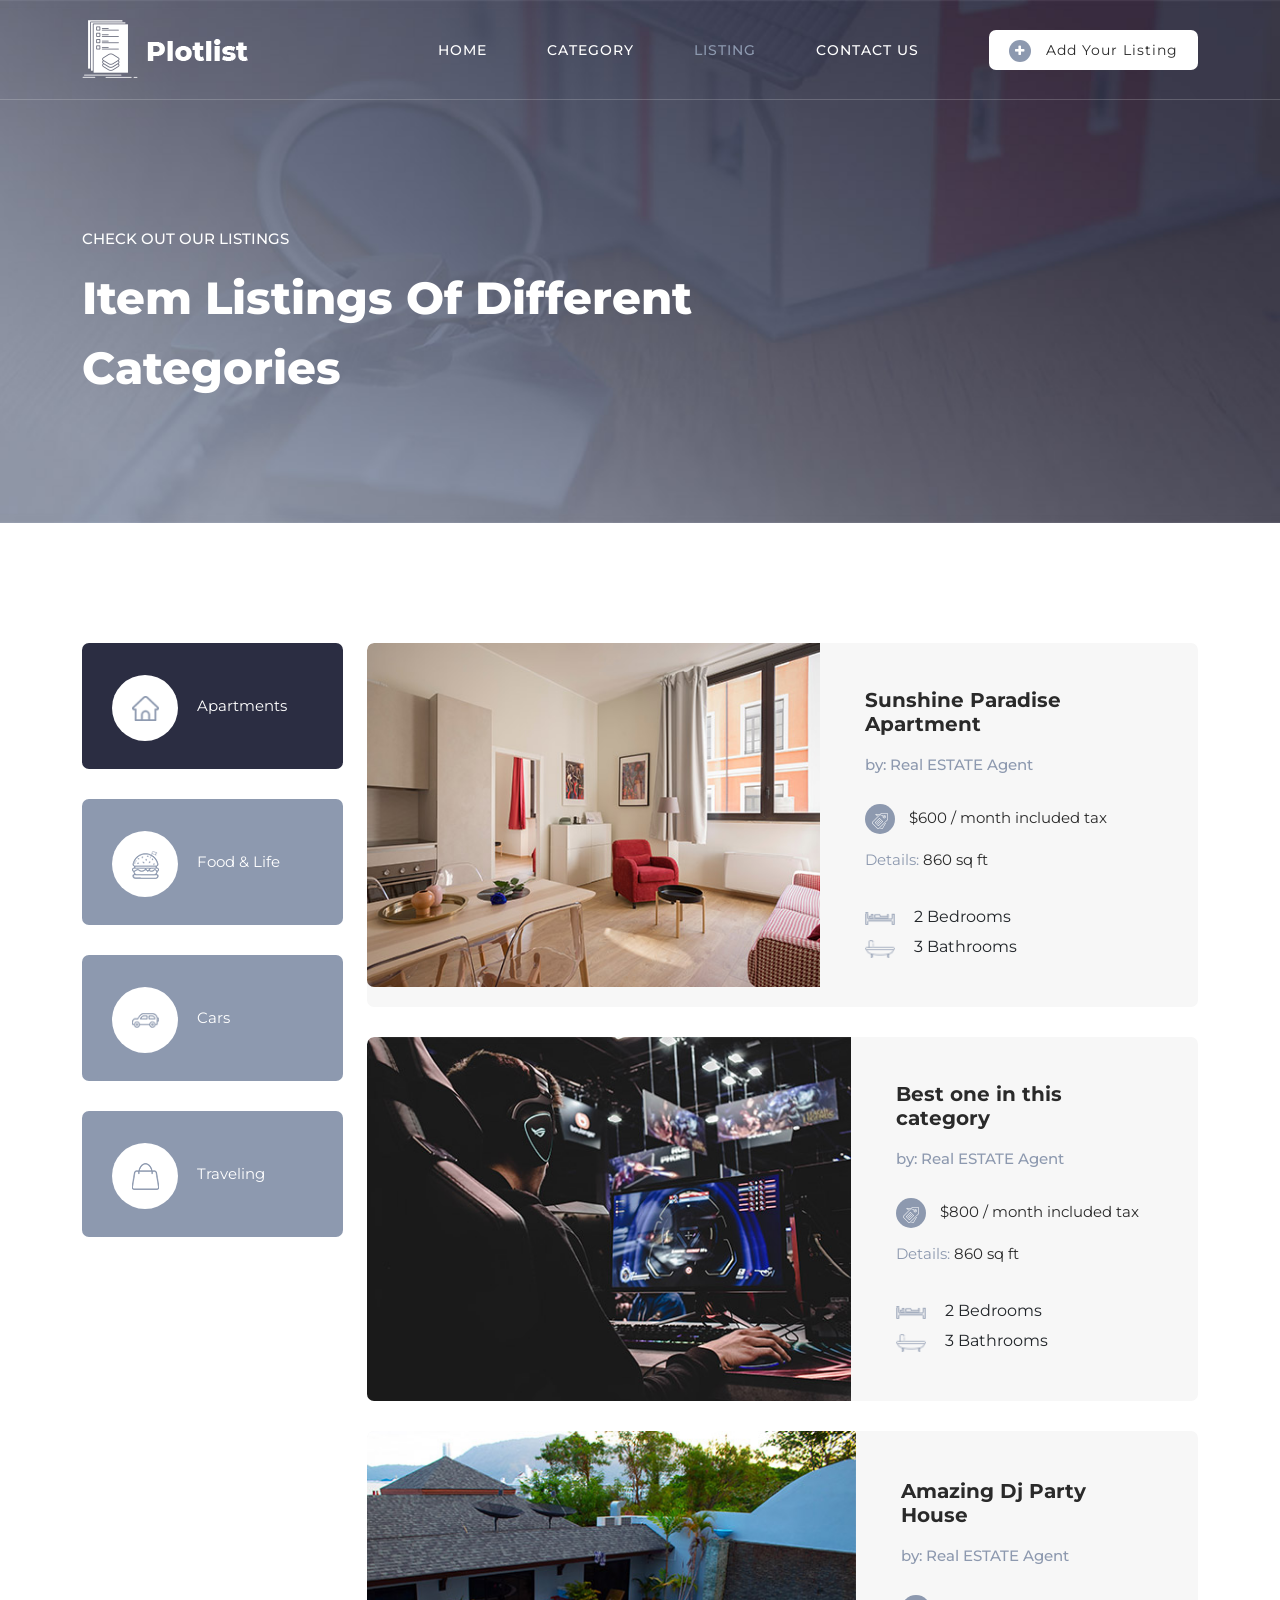
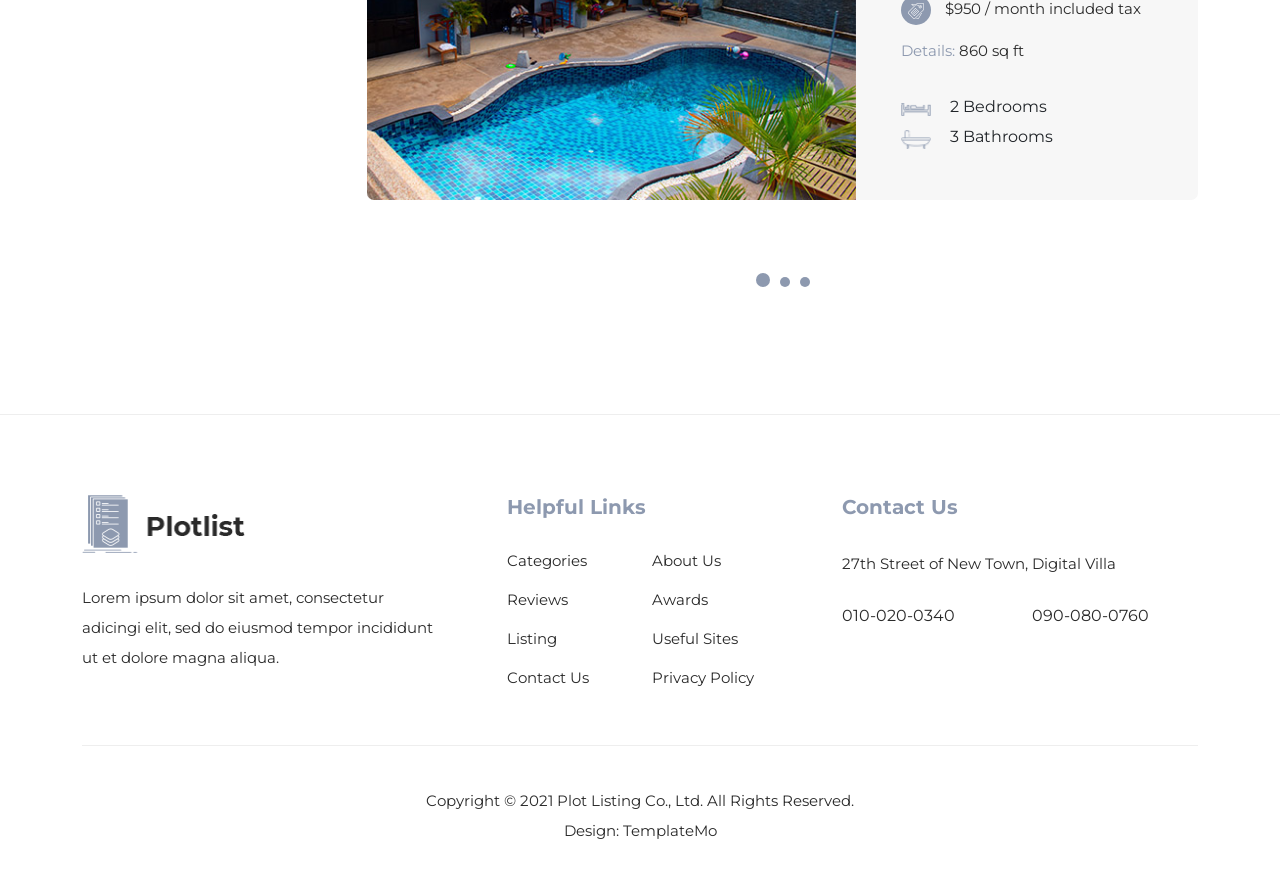
<file: Semana 7/pizzaria/img/templatemo_564_plot_listing/listing.html>
<!DOCTYPE html>
<html lang="en">

  <head>

    <meta charset="UTF-8">
    <meta name="viewport" content="width=device-width, initial-scale=1, shrink-to-fit=no">
    <meta name="description" content="">
    <meta name="author" content="">
    <link rel="preconnect" href="https://fonts.gstatic.com">
    <link href="https://fonts.googleapis.com/css2?family=Montserrat:wght@100;200;300;400;500;600;700;800;900&display=swap" rel="stylesheet">

    <title>Plot Listing Page</title>

    <!-- Bootstrap core CSS -->
    <link href="vendor/bootstrap/css/bootstrap.min.css" rel="stylesheet">


    <!-- Additional CSS Files -->
    <link rel="stylesheet" href="assets/css/fontawesome.css">
    <link rel="stylesheet" href="assets/css/templatemo-plot-listing.css">
    <link rel="stylesheet" href="assets/css/animated.css">
    <link rel="stylesheet" href="assets/css/owl.css">
<!--

TemplateMo 564 Plot Listing

https://templatemo.com/tm-564-plot-listing

-->
  </head>

<body>

  <!-- ***** Preloader Start ***** -->
  <div id="js-preloader" class="js-preloader">
    <div class="preloader-inner">
      <span class="dot"></span>
      <div class="dots">
        <span></span>
        <span></span>
        <span></span>
      </div>
    </div>
  </div>
  <!-- ***** Preloader End ***** -->

  <!-- ***** Header Area Start ***** -->
  <header class="header-area header-sticky wow slideInDown" data-wow-duration="0.75s" data-wow-delay="0s">
    <div class="container">
      <div class="row">
        <div class="col-12">
          <nav class="main-nav">
            <!-- ***** Logo Start ***** -->
            <a href="index.html" class="logo">
            </a>
            <!-- ***** Logo End ***** -->
            <!-- ***** Menu Start ***** -->
            <ul class="nav">
              <li><a href="index.html">Home</a></li>
              <li><a href="category.html">Category</a></li>
              <li><a href="listing.html" class="active">Listing</a></li>
              <li><a href="contact.html">Contact Us</a></li> 
              <li><div class="main-white-button"><a href="#"><i class="fa fa-plus"></i> Add Your Listing</a></div></li> 
            </ul>        
            <a class='menu-trigger'>
                <span>Menu</span>
            </a>
            <!-- ***** Menu End ***** -->
          </nav>
        </div>
      </div>
    </div>
  </header>
  <!-- ***** Header Area End ***** -->

  <div class="page-heading">
    <div class="container">
      <div class="row">
        <div class="col-lg-8">
          <div class="top-text header-text">
            <h6>Check Out Our Listings</h6>
            <h2>Item listings of Different Categories</h2>
          </div>
        </div>
      </div>
    </div>
  </div>

  <div class="listing-page">
    <div class="container">
      <div class="row">
        <div class="col-lg-12">
          <div class="naccs">
            <div class="grid">
              <div class="row">
                <div class="col-lg-3">
                  <div class="menu">
                    <div class="first-thumb active">
                      <div class="thumb">
                        <span class="icon"><img src="assets/images/search-icon-01.png" alt=""></span>
                        Apartments
                      </div>
                    </div>
                    <div>
                      <div class="thumb">                 
                        <span class="icon"><img src="assets/images/search-icon-02.png" alt=""></span>
                        Food &amp; Life
                      </div>
                    </div>
                    <div>
                      <div class="thumb">                 
                        <span class="icon"><img src="assets/images/search-icon-03.png" alt=""></span>
                        Cars
                      </div>
                    </div>
                    <div class="last-thumb">
                      <div class="thumb">                 
                        <span class="icon"><img src="assets/images/search-icon-04.png" alt=""></span>
                        Traveling
                      </div>
                    </div>
                  </div>
                </div> 
                <div class="col-lg-9">
                  <ul class="nacc">
                  <!-- first category listing of items -->
                    <li class="active">
                      <div>
                        <div class="col-lg-12">
                          <div class="owl-carousel owl-listing">
                            <div class="item">
                              <div class="row">
                                <div class="col-lg-12">
                                  <div class="listing-item">
                                    <div class="left-image">
                                      <a href="#"><img src="assets/images/listing-01.jpg" alt=""></a>
                                      <div class="hover-content">
                                        <div class="main-white-button">
                                          <a href="contact.html"><i class="fa fa-eye"></i> Contact Now</a>
                                        </div>
                                      </div>
                                    </div>
                                    <div class="right-content align-self-center">
                                      <a href="#"><h4>Sunshine Paradise Apartment</h4></a>
                                      <h6>by: Real ESTATE Agent</h6>
                                      <span class="price"><div class="icon"><img src="assets/images/listing-icon-01.png" alt=""></div> $600 / month included tax</span>
                                      <span class="details">Details: <em>860 sq ft</em></span>
                                      <span class="info"><img src="assets/images/listing-icon-02.png" alt=""> 2 Bedrooms<br><img src="assets/images/listing-icon-03.png" alt=""> 3 Bathrooms</span>
                                    </div>
                                  </div>
                                </div>
                                <div class="col-lg-12">
                                  <div class="listing-item">
                                    <div class="left-image">
                                      <a href="#"><img src="assets/images/listing-02.jpg" alt=""></a>
                                      <div class="hover-content">
                                        <div class="main-white-button">
                                          <a href="contact.html"><i class="fa fa-eye"></i> Contact Now</a>
                                        </div>
                                      </div>
                                    </div>
                                    <div class="right-content align-self-center">
                                      <a href="#"><h4>Best one in this category</h4></a>
                                      <h6>by: Real ESTATE Agent</h6>
                                      <span class="price"><div class="icon"><img src="assets/images/listing-icon-01.png" alt=""></div> $800 / month included tax</span>
                                      <span class="details">Details: <em>860 sq ft</em></span>
                                      <span class="info"><img src="assets/images/listing-icon-02.png" alt=""> 2 Bedrooms<br><img src="assets/images/listing-icon-03.png" alt=""> 3 Bathrooms</span>
                                    </div>
                                  </div>
                                </div>
                                <div class="col-lg-12">
                                  <div class="listing-item">
                                    <div class="left-image">
                                      <a href="#"><img src="assets/images/listing-03.jpg" alt=""></a>
                                      <div class="hover-content">
                                        <div class="main-white-button">
                                          <a href="contact.html"><i class="fa fa-eye"></i> Contact Now</a>
                                        </div>
                                      </div>
                                    </div>
                                    <div class="right-content align-self-center">
                                      <a href="#"><h4>Amazing Dj Party House</h4></a>
                                      <h6>by: Real ESTATE Agent</h6>
                                      <span class="price"><div class="icon"><img src="assets/images/listing-icon-01.png" alt=""></div> $950 / month included tax</span>
                                      <span class="details">Details: <em>860 sq ft</em></span>
                                      <span class="info"><img src="assets/images/listing-icon-02.png" alt=""> 2 Bedrooms<br><img src="assets/images/listing-icon-03.png" alt=""> 3 Bathrooms</span>
                                    </div>
                                  </div>
                                </div>
                              </div>
                            </div>
                            <div class="item">
                              <div class="row">
                                <div class="col-lg-12">
                                  <div class="listing-item">
                                    <div class="left-image">
                                      <a href="#"><img src="assets/images/listing-01.jpg" alt=""></a>
                                      <div class="hover-content">
                                        <div class="main-white-button">
                                          <a href="contact.html"><i class="fa fa-eye"></i> Contact Now</a>
                                        </div>
                                      </div>
                                    </div>
                                    <div class="right-content align-self-center">
                                      <a href="#"><h4>Sunshine Villa Condo</h4></a>
                                      <h6>by: Real ESTATE Agent</h6>
                                      <span class="price"><div class="icon"><img src="assets/images/listing-icon-01.png" alt=""></div> $450 / month included tax</span>
                                      <span class="details">Details: <em>860 sq ft</em></span>
                                      <span class="info"><img src="assets/images/listing-icon-02.png" alt=""> 2 Bedrooms<br><img src="assets/images/listing-icon-03.png" alt=""> 3 Bathrooms</span>
                                    </div>
                                  </div>
                                </div>
                                <div class="col-lg-12">
                                  <div class="listing-item">
                                    <div class="left-image">
                                      <a href="#"><img src="assets/images/listing-02.jpg" alt=""></a>
                                      <div class="hover-content">
                                        <div class="main-white-button">
                                          <a href="contact.html"><i class="fa fa-eye"></i> Contact Now</a>
                                        </div>
                                      </div>
                                    </div>
                                    <div class="right-content align-self-center">
                                      <a href="#"><h4>Gaming Studio Units</h4></a>
                                      <h6>by: Real ESTATE Agent</h6>
                                      <span class="price"><div class="icon"><img src="assets/images/listing-icon-01.png" alt=""></div> $550 / month included tax</span>
                                      <span class="details">Details: <em>860 sq ft</em></span>
                                      <span class="info"><img src="assets/images/listing-icon-02.png" alt=""> 2 Bedrooms<br><img src="assets/images/listing-icon-03.png" alt=""> 3 Bathrooms</span>
                                    </div>
                                  </div>
                                </div>
                                <div class="col-lg-12">
                                  <div class="listing-item">
                                    <div class="left-image">
                                      <a href="#"><img src="assets/images/listing-03.jpg" alt=""></a>
                                      <div class="hover-content">
                                        <div class="main-white-button">
                                          <a href="contact.html"><i class="fa fa-eye"></i> Contact Now</a>
                                        </div>
                                      </div>
                                    </div>
                                    <div class="right-content align-self-center">
                                      <a href="#"><h4>Amazing Dj Party House</h4></a>
                                      <h6>by: Real ESTATE Agent</h6>
                                      <span class="price"><div class="icon"><img src="assets/images/listing-icon-01.png" alt=""></div> $650 / month included tax</span>
                                      <span class="details">Details: <em>860 sq ft</em></span>
                                      <span class="info"><img src="assets/images/listing-icon-02.png" alt=""> 2 Bedrooms<br><img src="assets/images/listing-icon-03.png" alt=""> 3 Bathrooms</span>
                                    </div>
                                  </div>
                                </div>
                              </div>
                            </div>
                            
                            <!-- third page of first category -->
                            <div class="item">
                              <div class="row">
                                <div class="col-lg-12">
                                  <div class="listing-item">
                                    <div class="left-image">
                                      <a href="#"><img src="assets/images/listing-01.jpg" alt=""></a>
                                      <div class="hover-content">
                                        <div class="main-white-button">
                                          <a href="contact.html"><i class="fa fa-eye"></i> Contact Now</a>
                                        </div>
                                      </div>
                                    </div>
                                    <div class="right-content align-self-center">
                                      <a href="#"><h4>Third Page Apartment</h4></a>
                                      <h6>by: Real Estate Agent</h6>
                                      <span class="price"><div class="icon"><img src="assets/images/listing-icon-01.png" alt=""></div> $600 to $950 / month included tax</span>
                                      <span class="details">Details: <em>860 sq ft</em></span>
                                      <span class="info"><img src="assets/images/listing-icon-02.png" alt=""> 2 Bedrooms<br><img src="assets/images/listing-icon-03.png" alt=""> 3 Bathrooms</span>
                                    </div>
                                  </div>
                                </div>
                                <div class="col-lg-12">
                                  <div class="listing-item">
                                    <div class="left-image">
                                      <a href="#"><img src="assets/images/listing-02.jpg" alt=""></a>
                                      <div class="hover-content">
                                        <div class="main-white-button">
                                          <a href="contact.html"><i class="fa fa-eye"></i> Contact Now</a>
                                        </div>
                                      </div>
                                    </div>
                                    <div class="right-content align-self-center">
                                      <a href="#"><h4>New Gaming Townhouse</h4></a>
                                      <h6>by: Real ESTATE Agent</h6>
                                      <span class="price"><div class="icon"><img src="assets/images/listing-icon-01.png" alt=""></div> $840 / month included tax</span>
                                      <span class="details">Details: <em>860 sq ft</em></span>
                                      <span class="info"><img src="assets/images/listing-icon-02.png" alt=""> 2 Bedrooms<br><img src="assets/images/listing-icon-03.png" alt=""> 3 Bathrooms</span>
                                    </div>
                                  </div>
                                </div>
                                <div class="col-lg-12">
                                  <div class="listing-item">
                                    <div class="left-image">
                                      <a href="#"><img src="assets/images/listing-03.jpg" alt=""></a>
                                      <div class="hover-content">
                                        <div class="main-white-button">
                                          <a href="contact.html"><i class="fa fa-eye"></i> Contact Now</a>
                                        </div>
                                      </div>
                                    </div>
                                    <div class="right-content align-self-center">
                                      <a href="#"><h4>Amazing Party Villa</h4></a>
                                      <h6>by: Real ESTATE Agent</h6>
                                      <span class="price"><div class="icon"><img src="assets/images/listing-icon-01.png" alt=""></div> $950 / month included tax</span>
                                      <span class="details">Details: <em>860 sq ft</em></span>
                                      <span class="info"><img src="assets/images/listing-icon-02.png" alt=""> 2 Bedrooms<br><img src="assets/images/listing-icon-03.png" alt=""> 3 Bathrooms</span>
                                    </div>
                                  </div>
                                </div>
                              </div>
                            </div>
                          </div>
                        </div>
                      </div>
                    </li>
                    
                    <!-- second category listing of items -->
                    <li>
                      <div>
                        <div class="col-lg-12">
                          <div class="owl-carousel owl-listing">
                            <div class="item">
                              <div class="row">
                                <div class="col-lg-12">
                                  <div class="listing-item">
                                    <div class="left-image">
                                      <a href="#"><img src="assets/images/listing-04.jpg" alt=""></a>
                                      <div class="hover-content">
                                        <div class="main-white-button">
                                          <a href="contact.html"><i class="fa fa-eye"></i> Contact Now</a>
                                        </div>
                                      </div>
                                    </div>
                                    <div class="right-content align-self-center">
                                      <a href="#"><h4>Food First page</h4></a>
                                      <h6>by: Food Delivery</h6>
                                      <span class="price"><div class="icon"><img src="assets/images/listing-icon-01.png" alt=""></div> $600 / month included tax</span>
                                      <span class="details">Details: <em>860 sq ft</em></span>
                                      <span class="info"><img src="assets/images/listing-icon-02.png" alt=""> 2 Bedrooms<br><img src="assets/images/listing-icon-03.png" alt=""> 3 Bathrooms</span>
                                    </div>
                                  </div>
                                </div>
                                <div class="col-lg-12">
                                  <div class="listing-item">
                                    <div class="left-image">
                                      <a href="#"><img src="assets/images/listing-05.jpg" alt=""></a>
                                      <div class="hover-content">
                                        <div class="main-white-button">
                                          <a href="contact.html"><i class="fa fa-eye"></i> Contact Now</a>
                                        </div>
                                      </div>
                                    </div>
                                    <div class="right-content align-self-center">
                                      <a href="#"><h4>Food Item 2</h4></a>
                                      <h6>by: Food Delivery</h6>
                                      <span class="price"><div class="icon"><img src="assets/images/listing-icon-01.png" alt=""></div> $540 / month included tax</span>
                                      <span class="details">Details: <em>860 sq ft</em></span>
                                      <span class="info"><img src="assets/images/listing-icon-02.png" alt=""> 2 Bedrooms<br><img src="assets/images/listing-icon-03.png" alt=""> 3 Bathrooms</span>
                                    </div>
                                  </div>
                                </div>
                                <div class="col-lg-12">
                                  <div class="listing-item">
                                    <div class="left-image">
                                      <a href="#"><img src="assets/images/listing-03.jpg" alt=""></a>
                                      <div class="hover-content">
                                        <div class="main-white-button">
                                          <a href="contact.html"><i class="fa fa-eye"></i> Contact Now</a>
                                        </div>
                                      </div>
                                    </div>
                                    <div class="right-content align-self-center">
                                      <a href="#"><h4>Food Item 3</h4></a>
                                      <h6>by: Food Delivery</h6>
                                      <span class="price"><div class="icon"><img src="assets/images/listing-icon-01.png" alt=""></div> $720 / month included tax</span>
                                      <span class="details">Details: <em>860 sq ft</em></span>
                                      <span class="info"><img src="assets/images/listing-icon-02.png" alt=""> 2 Bedrooms<br><img src="assets/images/listing-icon-03.png" alt=""> 3 Bathrooms</span>
                                    </div>
                                  </div>
                                </div>
                              </div>
                            </div>
                            
                            <!-- second category second page -->
                            <div class="item">
                              <div class="row">
                                <div class="col-lg-12">
                                  <div class="listing-item">
                                    <div class="left-image">
                                      <a href="#"><img src="assets/images/listing-05.jpg" alt=""></a>
                                      <div class="hover-content">
                                        <div class="main-white-button">
                                          <a href="contact.html"><i class="fa fa-eye"></i> Contact Now</a>
                                        </div>
                                      </div>
                                    </div>
                                    <div class="right-content align-self-center">
                                      <a href="#"><h4>FOOD Second Page</h4></a>
                                      <h6>by: Food Delivery</h6>
                                      <span class="price"><div class="icon"><img src="assets/images/listing-icon-01.png" alt=""></div> $420 / month included tax</span>
                                      <span class="details">Details: <em>860 sq ft</em></span>
                                      <span class="info"><img src="assets/images/listing-icon-02.png" alt=""> 2 Bedrooms<br><img src="assets/images/listing-icon-03.png" alt=""> 3 Bathrooms</span>
                                    </div>
                                  </div>
                                </div>
                                <div class="col-lg-12">
                                  <div class="listing-item">
                                    <div class="left-image">
                                      <a href="#"><img src="assets/images/listing-04.jpg" alt=""></a>
                                      <div class="hover-content">
                                        <div class="main-white-button">
                                          <a href="contact.html"><i class="fa fa-eye"></i> Contact Now</a>
                                        </div>
                                      </div>
                                    </div>
                                    <div class="right-content align-self-center">
                                      <a href="#"><h4>Best Food Item 5</h4></a>
                                      <h6>by: Food Delivery</h6>
                                      <span class="price"><div class="icon"><img src="assets/images/listing-icon-01.png" alt=""></div> $450 / month included tax</span>
                                      <span class="details">Details: <em>860 sq ft</em></span>
                                      <span class="info"><img src="assets/images/listing-icon-02.png" alt=""> 2 Bedrooms<br><img src="assets/images/listing-icon-03.png" alt=""> 3 Bathrooms</span>
                                    </div>
                                  </div>
                                </div>
                                <div class="col-lg-12">
                                  <div class="listing-item">
                                    <div class="left-image">
                                      <a href="#"><img src="assets/images/listing-03.jpg" alt=""></a>
                                      <div class="hover-content">
                                        <div class="main-white-button">
                                          <a href="contact.html"><i class="fa fa-eye"></i> Contact Now</a>
                                        </div>
                                      </div>
                                    </div>
                                    <div class="right-content align-self-center">
                                      <a href="#"><h4>Amazing Food Item 6</h4></a>
                                      <h6>by: Food Delivery</h6>
                                      <span class="price"><div class="icon"><img src="assets/images/listing-icon-01.png" alt=""></div> $500 / month included tax</span>
                                      <span class="details">Details: <em>860 sq ft</em></span>
                                      <span class="info"><img src="assets/images/listing-icon-02.png" alt=""> 2 Bedrooms<br><img src="assets/images/listing-icon-03.png" alt=""> 3 Bathrooms</span>
                                    </div>
                                  </div>
                                </div>
                              </div>
                            </div>


                          </div>
                        </div>
                      </div>
                    </li>
                    
                    <!-- third category first page -->
                    <li>
                      <div>
                        <div class="col-lg-12">
                          <div class="owl-carousel owl-listing">
                            <div class="item">
                              <div class="row">
                                <div class="col-lg-12">
                                  <div class="listing-item">
                                    <div class="left-image">
                                      <a href="#"><img src="assets/images/listing-05.jpg" alt=""></a>
                                      <div class="hover-content">
                                        <div class="main-white-button">
                                          <a href="contact.html"><i class="fa fa-eye"></i> Contact Now</a>
                                        </div>
                                      </div>
                                    </div>
                                    <div class="right-content align-self-center">
                                      <a href="#"><h4>Third Category First Page</h4></a>
                                      <h6>by: Sale Agent</h6>
                                      <span class="price"><div class="icon"><img src="assets/images/listing-icon-01.png" alt=""></div> $750 / month included tax</span>
                                      <span class="details">Details: <em>860 sq ft</em></span>
                                      <span class="info"><img src="assets/images/listing-icon-02.png" alt=""> 2 Bedrooms<br><img src="assets/images/listing-icon-03.png" alt=""> 3 Bathrooms</span>
                                    </div>
                                  </div>
                                </div>
                                <div class="col-lg-12">
                                  <div class="listing-item">
                                    <div class="left-image">
                                      <a href="#"><img src="assets/images/listing-04.jpg" alt=""></a>
                                      <div class="hover-content">
                                        <div class="main-white-button">
                                          <a href="contact.html"><i class="fa fa-eye"></i> Contact Now</a>
                                        </div>
                                      </div>
                                    </div>
                                    <div class="right-content align-self-center">
                                      <a href="#"><h4>Car Item 2</h4></a>
                                      <h6>by: Sale Agent</h6>
                                      <span class="price"><div class="icon"><img src="assets/images/listing-icon-01.png" alt=""></div> $880 / month included tax</span>
                                      <span class="details">Details: <em>860 sq ft</em></span>
                                      <span class="info"><img src="assets/images/listing-icon-02.png" alt=""> 2 Bedrooms<br><img src="assets/images/listing-icon-03.png" alt=""> 3 Bathrooms</span>
                                    </div>
                                  </div>
                                </div>
                                <div class="col-lg-12">
                                  <div class="listing-item">
                                    <div class="left-image">
                                      <a href="#"><img src="assets/images/listing-03.jpg" alt=""></a>
                                      <div class="hover-content">
                                        <div class="main-white-button">
                                          <a href="contact.html"><i class="fa fa-eye"></i> Contact Now</a>
                                        </div>
                                      </div>
                                    </div>
                                    <div class="right-content align-self-center">
                                      <a href="#"><h4>Car Item 3</h4></a>
                                      <h6>by: Sale Agent</h6>
                                      <span class="price"><div class="icon"><img src="assets/images/listing-icon-01.png" alt=""></div> $770 / month included tax</span>
                                      <span class="details">Details: <em>860 sq ft</em></span>
                                      <span class="info"><img src="assets/images/listing-icon-02.png" alt=""> 2 Bedrooms<br><img src="assets/images/listing-icon-03.png" alt=""> 3 Bathrooms</span>
                                    </div>
                                  </div>
                                </div>
                              </div>
                            </div>
                            
                            <!-- third category second page -->
                            <div class="item">
                              <div class="row">
                                <div class="col-lg-12">
                                  <div class="listing-item">
                                    <div class="left-image">
                                      <a href="#"><img src="assets/images/listing-01.jpg" alt=""></a>
                                      <div class="hover-content">
                                        <div class="main-white-button">
                                          <a href="contact.html"><i class="fa fa-eye"></i> Contact Now</a>
                                        </div>
                                      </div>
                                    </div>
                                    <div class="right-content align-self-center">
                                      <a href="#"><h4>Third Category Second Page</h4></a>
                                      <h6>by: Sale Agent</h6>
                                      <span class="price"><div class="icon"><img src="assets/images/listing-icon-01.png" alt=""></div> $660 / month included tax</span>
                                      <span class="details">Details: <em>860 sq ft</em></span>
                                      <span class="info"><img src="assets/images/listing-icon-02.png" alt=""> 2 Bedrooms<br><img src="assets/images/listing-icon-03.png" alt=""> 3 Bathrooms</span>
                                    </div>
                                  </div>
                                </div>
                                <div class="col-lg-12">
                                  <div class="listing-item">
                                    <div class="left-image">
                                      <a href="#"><img src="assets/images/listing-02.jpg" alt=""></a>
                                      <div class="hover-content">
                                        <div class="main-white-button">
                                          <a href="contact.html"><i class="fa fa-eye"></i> Contact Now</a>
                                        </div>
                                      </div>
                                    </div>
                                    <div class="right-content align-self-center">
                                      <a href="#"><h4>Car Item 5</h4></a>
                                      <h6>by: Sale Agent</h6>
                                      <span class="price"><div class="icon"><img src="assets/images/listing-icon-01.png" alt=""></div> $550 / month included tax</span>
                                      <span class="details">Details: <em>860 sq ft</em></span>
                                      <span class="info"><img src="assets/images/listing-icon-02.png" alt=""> 2 Bedrooms<br><img src="assets/images/listing-icon-03.png" alt=""> 3 Bathrooms</span>
                                    </div>
                                  </div>
                                </div>
                                <div class="col-lg-12">
                                  <div class="listing-item">
                                    <div class="left-image">
                                      <a href="#"><img src="assets/images/listing-06.jpg" alt=""></a>
                                      <div class="hover-content">
                                        <div class="main-white-button">
                                          <a href="contact.html"><i class="fa fa-eye"></i> Contact Now</a>
                                        </div>
                                      </div>
                                    </div>
                                    <div class="right-content align-self-center">
                                      <a href="#"><h4>Car Item 6</h4></a>
                                      <h6>by: Sale Agent</h6>
                                      <span class="price"><div class="icon"><img src="assets/images/listing-icon-01.png" alt=""></div> $440 / month included tax</span>
                                      <span class="details">Details: <em>860 sq ft</em></span>
                                      <span class="info"><img src="assets/images/listing-icon-02.png" alt=""> 2 Bedrooms<br><img src="assets/images/listing-icon-03.png" alt=""> 3 Bathrooms</span>
                                    </div>
                                  </div>
                                </div>
                              </div>
                            </div>
                            
                            <!-- third category third page -->
                            <!-- NONE -->
                            
                            
                          </div>
                        </div>
                      </div>
                    </li>
                    
                    <!-- 4th category 1st page -->
                    <li>
                      <div>
                        <div class="col-lg-12">
                          <div class="owl-carousel owl-listing">
                            <div class="item">
                              <div class="row">
                                <div class="col-lg-12">
                                  <div class="listing-item">
                                    <div class="left-image">
                                      <a href="#"><img src="assets/images/listing-06.jpg" alt=""></a>
                                      <div class="hover-content">
                                        <div class="main-white-button">
                                          <a href="contact.html"><i class="fa fa-eye"></i> Contact Now</a>
                                        </div>
                                      </div>
                                    </div>
                                    <div class="right-content align-self-center">
                                      <a href="#"><h4>Traveling Item 1</h4></a>
                                      <h6>by: Travel Agent</h6>
                                      <span class="price"><div class="icon"><img src="assets/images/listing-icon-01.png" alt=""></div> $400 / month included tax</span>
                                      <span class="details">Details: <em>860 sq ft</em></span>
                                      <span class="info"><img src="assets/images/listing-icon-02.png" alt=""> 2 Bedrooms<br><img src="assets/images/listing-icon-03.png" alt=""> 3 Bathrooms</span>
                                    </div>
                                  </div>
                                </div>
                                <div class="col-lg-12">
                                  <div class="listing-item">
                                    <div class="left-image">
                                      <a href="#"><img src="assets/images/listing-04.jpg" alt=""></a>
                                      <div class="hover-content">
                                        <div class="main-white-button">
                                          <a href="contact.html"><i class="fa fa-eye"></i> Contact Now</a>
                                        </div>
                                      </div>
                                    </div>
                                    <div class="right-content align-self-center">
                                      <a href="#"><h4>Traveling Item 2</h4></a>
                                      <h6>by: Travel Agent</h6>
                                      <span class="price"><div class="icon"><img src="assets/images/listing-icon-01.png" alt=""></div> $500 / month included tax</span>
                                      <span class="details">Details: <em>860 sq ft</em></span>
                                      <span class="info"><img src="assets/images/listing-icon-02.png" alt=""> 2 Bedrooms<br><img src="assets/images/listing-icon-03.png" alt=""> 3 Bathrooms</span>
                                    </div>
                                  </div>
                                </div>
                                <div class="col-lg-12">
                                  <div class="listing-item">
                                    <div class="left-image">
                                      <a href="#"><img src="assets/images/listing-03.jpg" alt=""></a>
                                      <div class="hover-content">
                                        <div class="main-white-button">
                                          <a href="contact.html"><i class="fa fa-eye"></i> Contact Now</a>
                                        </div>
                                      </div>
                                    </div>
                                    <div class="right-content align-self-center">
                                      <a href="#"><h4>Traveling Item 3</h4></a>
                                      <h6>by: Travel Agent</h6>
                                      <span class="price"><div class="icon"><img src="assets/images/listing-icon-01.png" alt=""></div> $342 / month included tax</span>
                                      <span class="details">Details: <em>860 sq ft</em></span>
                                      <span class="info"><img src="assets/images/listing-icon-02.png" alt=""> 2 Bedrooms<br><img src="assets/images/listing-icon-03.png" alt=""> 3 Bathrooms</span>
                                    </div>
                                  </div>
                                </div>
                              </div>
                            </div>
                            
                            <!-- 4th category 2nd page -->
                            <div class="item">
                              <div class="row">
                                <div class="col-lg-12">
                                  <div class="listing-item">
                                    <div class="left-image">
                                      <a href="#"><img src="assets/images/listing-05.jpg" alt=""></a>
                                      <div class="hover-content">
                                        <div class="main-white-button">
                                          <a href="contact.html"><i class="fa fa-eye"></i> Contact Now</a>
                                        </div>
                                      </div>
                                    </div>
                                    <div class="right-content align-self-center">
                                      <a href="#"><h4>4th Category 2nd Page</h4></a>
                                      <h6>by: Travel Agent</h6>
                                      <span class="price"><div class="icon"><img src="assets/images/listing-icon-01.png" alt=""></div> $268 / month included tax</span>
                                      <span class="details">Details: <em>860 sq ft</em></span>
                                      <span class="info"><img src="assets/images/listing-icon-02.png" alt=""> 2 Bedrooms<br><img src="assets/images/listing-icon-03.png" alt=""> 3 Bathrooms</span>
                                    </div>
                                  </div>
                                </div>
                                <div class="col-lg-12">
                                  <div class="listing-item">
                                    <div class="left-image">
                                      <a href="#"><img src="assets/images/listing-06.jpg" alt=""></a>
                                      <div class="hover-content">
                                        <div class="main-white-button">
                                          <a href="contact.html"><i class="fa fa-eye"></i> Contact Now</a>
                                        </div>
                                      </div>
                                    </div>
                                    <div class="right-content align-self-center">
                                      <a href="#"><h4>Traveling Item 5</h4></a>
                                      <h6>by: Travel Agent</h6>
                                      <span class="price"><div class="icon"><img src="assets/images/listing-icon-01.png" alt=""></div> $145 / month included tax</span>
                                      <span class="details">Details: <em>860 sq ft</em></span>
                                      <span class="info"><img src="assets/images/listing-icon-02.png" alt=""> 2 Bedrooms<br><img src="assets/images/listing-icon-03.png" alt=""> 3 Bathrooms</span>
                                    </div>
                                  </div>
                                </div>
                                <div class="col-lg-12">
                                  <div class="listing-item">
                                    <div class="left-image">
                                      <a href="#"><img src="assets/images/listing-03.jpg" alt=""></a>
                                      <div class="hover-content">
                                        <div class="main-white-button">
                                          <a href="contact.html"><i class="fa fa-eye"></i> Contact Now</a>
                                        </div>
                                      </div>
                                    </div>
                                    <div class="right-content align-self-center">
                                      <a href="#"><h4>Traveling Item 6</h4></a>
                                      <h6>by: Travel Agent</h6>
                                      <span class="price"><div class="icon"><img src="assets/images/listing-icon-01.png" alt=""></div> $240 / month included tax</span>
                                      <span class="details">Details: <em>860 sq ft</em></span>
                                      <span class="info"><img src="assets/images/listing-icon-02.png" alt=""> 2 Bedrooms<br><img src="assets/images/listing-icon-03.png" alt=""> 3 Bathrooms</span>
                                    </div>
                                  </div>
                                </div>
                              </div>
                            </div>
                            
                            <!-- 4th category 3rd page -->
                            <div class="item">
                              <div class="row">
                                <div class="col-lg-12">
                                  <div class="listing-item">
                                    <div class="left-image">
                                      <a href="#"><img src="assets/images/listing-06.jpg" alt=""></a>
                                      <div class="hover-content">
                                        <div class="main-white-button">
                                          <a href="contact.html"><i class="fa fa-eye"></i> Contact Now</a>
                                        </div>
                                      </div>
                                    </div>
                                    <div class="right-content align-self-center">
                                      <a href="#"><h4>4th Category 3rd Page</h4></a>
                                      <h6>by: Travel Agent</h6>
                                      <span class="price"><div class="icon"><img src="assets/images/listing-icon-01.png" alt=""></div> $360 / month included tax</span>
                                      <span class="details">Details: <em>860 sq ft</em></span>
                                      <span class="info"><img src="assets/images/listing-icon-02.png" alt=""> 2 Bedrooms<br><img src="assets/images/listing-icon-03.png" alt=""> 3 Bathrooms</span>
                                    </div>
                                  </div>
                                </div>
                                
                                
                              </div>
                            </div>
                          </div>
                        </div>
                      </div>
                    </li>
                  
                    
                  </ul>
                  
                </div>          
              </div>
            </div>
          </div>
        </div>
      </div>
    </div>
  </div>

  <footer>
    <div class="container">
      <div class="row">
        <div class="col-lg-4">
          <div class="about">
            <div class="logo">
              <img src="assets/images/black-logo.png" alt="">
            </div>
            <p>Lorem ipsum dolor sit amet, consectetur adicingi elit, sed do eiusmod tempor incididunt ut et dolore magna aliqua.</p>
          </div>
        </div>
        <div class="col-lg-4">
          <div class="helpful-links">
            <h4>Helpful Links</h4>
            <div class="row">
              <div class="col-lg-6">
                <ul>
                  <li><a href="#">Categories</a></li>
                  <li><a href="#">Reviews</a></li>
                  <li><a href="#">Listing</a></li>
                  <li><a href="#">Contact Us</a></li>
                </ul>
              </div>
              <div class="col-lg-6">
                <ul>
                  <li><a href="#">About Us</a></li>
                  <li><a href="#">Awards</a></li>
                  <li><a href="#">Useful Sites</a></li>
                  <li><a href="#">Privacy Policy</a></li>
                </ul>
              </div>
            </div>
          </div>
        </div>
        <div class="col-lg-4">
          <div class="contact-us">
            <h4>Contact Us</h4>
            <p>27th Street of New Town, Digital Villa</p>
            <div class="row">
              <div class="col-lg-6">
                <a href="#">010-020-0340</a>
              </div>
              <div class="col-lg-6">
                <a href="#">090-080-0760</a>
              </div>
            </div>
          </div>
        </div>
        <div class="col-lg-12">
          <div class="sub-footer">
            <p>Copyright © 2021 Plot Listing Co., Ltd. All Rights Reserved.
            <br>
			Design: <a rel="nofollow" href="https://templatemo.com" title="CSS Templates">TemplateMo</a></p>
          </div>
        </div>
      </div>
    </div>
  </footer>

  <!-- Scripts -->
  <script src="vendor/jquery/jquery.min.js"></script>
  <script src="vendor/bootstrap/js/bootstrap.bundle.min.js"></script>
  <script src="assets/js/owl-carousel.js"></script>
  <script src="assets/js/animation.js"></script>
  <script src="assets/js/imagesloaded.js"></script>
  <script src="assets/js/custom.js"></script>

</body>

</html>
</file>
<file: Semana 7/Calculadora/estilo.css>
@import url('https://fonts.googleapis.com/css2?family=Montserrat:wght@500;600&display=swap');
* {
    padding: 0;
    margin: 0;
    outline: none;
    font-family: 'Montserrat', sans-serif;
    font-weight: 500;
    font-size: 22px;
}
body {
    display: flex;
    justify-content: center;
    align-items: center;
    height: 100vh;
    background: #41002d;
}
input {
    margin: 2px;
    border: none;
    border-radius: 3px;
}
input[type=text] {
    width: calc(100% - 4px);
    height: 40px;
}
input[type=button] {
    width: 100px;
    height: 50px;
    transition: ease 0.2s;
    cursor: pointer;
}
div#calculadora {
    box-shadow: 0 0 20px black;
}
div#calculadora div {
    display: flex;
}
div#calculadora div input:nth-child(4) {
    background: #b4b4b4;
}
div#quarta input:nth-child(1) {
    background: #f11a1a;
}
div#quarta input:nth-child(1), div#calculadora {
    border-bottom-left-radius: 35px;
}
div#quarta input:nth-child(3) {
    background: #1a4cf1;
}
div#quarta input:nth-child(4), div#calculadora {
    border-bottom-right-radius: 35px;
}
input[type=button]:hover {
    filter: brightness(50%);
}
input[type=button]:active {
    transform: scale(0.9);
}
</file>
<file: Semana 7/pizzaria/img/templatemo_564_plot_listing/assets/css/templatemo-plot-listing.css>
/*

TemplateMo 564 Plot Listing

https://templatemo.com/tm-564-plot-listing

*/

/* ---------------------------------------------
Table of contents
------------------------------------------------
01. font & reset css
02. reset
03. global styles
04. header
05. banner
06. features
07. testimonials
08. contact
09. footer
10. preloader
11. search
12. portfolio

--------------------------------------------- */
/* 
---------------------------------------------
font & reset css
--------------------------------------------- 
*/
@import url('https://fonts.googleapis.com/css2?family=Montserrat:wght@100;200;300;400;500;600;700;800;900&display=swap');
/* 
---------------------------------------------
reset
--------------------------------------------- 
*/
html, body, div, span, applet, object, iframe, h1, h2, h3, h4, h5, h6, p, blockquote, div
pre, a, abbr, acronym, address, big, cite, code, del, dfn, em, font, img, ins, kbd, q,
s, samp, small, strike, strong, sub, sup, tt, var, b, u, i, center, dl, dt, dd, ol, ul, li,
figure, header, nav, section, article, aside, footer, figcaption {
  margin: 0;
  padding: 0;
  border: 0;
  outline: 0;
}

/* clear fix */
.grid:after {
  content: '';
  display: block;
  clear: both;
}

/* ---- .grid-item ---- */

.grid-sizer,
.grid-item {
  width: 50%;
}

.grid-item {
  float: left;
}

.grid-item img {
  display: block;
  max-width: 100%;
}

.clearfix:after {
  content: ".";
  display: block;
  clear: both;
  visibility: hidden;
  line-height: 0;
  height: 0;
}

.clearfix {
  display: inline-block;
}

html[xmlns] .clearfix {
  display: block;
}

* html .clearfix {
  height: 1%;
}

ul, li {
  padding: 0;
  margin: 0;
  list-style: none;
}

header, nav, section, article, aside, footer, hgroup {
  display: block;
}

* {
  box-sizing: border-box;
}

html, body {
  font-family: 'Montserrat', sans-serif;
  font-weight: 400;
  background-color: #fff;
  -ms-text-size-adjust: 100%;
  -webkit-font-smoothing: antialiased;
  -moz-osx-font-smoothing: grayscale;
}

a {
  text-decoration: none !important;
}

h1, h2, h3, h4, h5, h6 {
  margin-top: 0px;
  margin-bottom: 0px;
}

ul {
  margin-bottom: 0px;
}

p {
  font-size: 15px;
  line-height: 30px;
  color: #2a2a2a;
}

img {
  margin-bottom: -3px;
  width: 100%;
  overflow: hidden;
}

/* 
---------------------------------------------
global styles
--------------------------------------------- 
*/
html,
body {
  background: #fff;
  font-family: 'Montserrat', sans-serif;
}

::selection {
  background: #03a4ed;
  color: #fff;
}

::-moz-selection {
  background: #03a4ed;
  color: #fff;
}

@media (max-width: 991px) {
  html, body {
    overflow-x: hidden;
  }
  .mobile-top-fix {
    margin-top: 30px;
    margin-bottom: 0px;
  }
  .mobile-bottom-fix {
    margin-bottom: 30px;
  }
  .mobile-bottom-fix-big {
    margin-bottom: 60px;
  }
}

.page-section {
  margin-top: 120px;
}

.section-heading h2 {
  font-size: 35px;
  margin-bottom: 25px;
  text-transform: capitalize;
  color: #2a2a2a;
  font-weight: 700;
  position: relative;
  z-index: 2;
  line-height: 44px;
}

.section-heading h6 {
  text-transform: uppercase;
  font-size: 15px;
  font-weight: 500;
  color: #8d99af;
}

.main-white-button a {
  display: inline-block;
  background-color: #fff;
  font-size: 15px;
  font-weight: 400;
  color: #2a2a2a;
  text-transform: capitalize;
  padding: 12px 25px;
  border-radius: 7px;
  letter-spacing: 0.25px;
  transition: all .3s;
}

.main-white-button a i {
  margin-right: 10px;
  width: 22px;
  height: 22px;
  background-color: #8d99af;
  color: #fff;
  border-radius: 50%;
  display: inline-block;
  text-align: center;
  font-size: 12px;
  line-height: 22px;
}

.main-white-button a:hover {
  background-color: #8d99af;
  color: #fff;
}

/* 
---------------------------------------------
header
--------------------------------------------- 
*/

.background-header {
  background-color: #fff!important;
  height: 80px!important;
  position: fixed!important;
  top: 0px;
  left: 0px;
  right: 0px;
  box-shadow: 0px 0px 10px rgba(0,0,0,0.15)!important;
}

.background-header .logo,
.background-header .main-nav .nav li a {
  color: #1e1e1e!important;
}

.background-header .main-nav .nav li:hover a {
  color: #8d99af!important;
}

.background-header .nav li a.active {
  color: #8d99af!important;
}

.header-area {
  background-color: transparent;
  border-bottom: 1px solid rgba(250,250,250,0.2);
  position: fixed;
  top: 0px;
  left: 0px;
  right: 0px;
  z-index: 100;
  height: 100px;
  -webkit-transition: all .5s ease 0s;
  -moz-transition: all .5s ease 0s;
  -o-transition: all .5s ease 0s;
  transition: all .5s ease 0s;
}

.header-area .main-nav {
  min-height: 80px;
  background: transparent;
}

.header-area .main-nav a.logo {
  background-image: url(../images/white-logo.png);
  width: 166px;
  height: 58px;
  display: inline-block;
  margin-top: 20px;
}

.background-header .main-nav a.logo {
  background-image: url(../images/black-logo.png);
  width: 164px;
  height: 58px;
  display: inline-block;
  margin-top: 10px;
}

.background-header .main-nav .nav {
  margin-top: 20px !important;
}

.header-area .main-nav .nav {
  float: right;
  margin-top: 30px;
  margin-right: 0px;
  background-color: transparent;
  -webkit-transition: all 0.3s ease 0s;
  -moz-transition: all 0.3s ease 0s;
  -o-transition: all 0.3s ease 0s;
  transition: all 0.3s ease 0s;
  position: relative;
  z-index: 999;
}

.header-area .main-nav .nav li {
  padding-left: 30px;
  padding-right: 30px;
}

.header-area .main-nav .nav li:last-child {
  padding-right: 0px;
  padding-left: 40px;
}

.header-area .main-nav .nav li:last-child a ,
.background-header .main-nav .nav li:last-child a {
  color: #2a2a2a !important;
  text-transform: capitalize;
  padding: 0px 20px;
  font-weight: 400;
}

.header-area .main-nav .nav li:last-child a i,
.background-header .main-nav .nav li:last-child a i {
  font-size: 12px!important;
  font-weight: 400 !important;
}

.background-header .main-nav .nav li:last-child .main-white-button a {
  background-color: #8d99af;
  color: #fff !important;
}

.background-header .main-nav .nav li:last-child .main-white-button a i {
  background-color: #fff;
  color: #8d99af;
}

.header-area .main-nav .nav li:last-child a:hover,
.header-area .main-nav .nav li:last-child a.active {
  color: #fff !important;
}

.header-area .main-nav .nav li a {
  display: block;
  font-weight: 500;
  font-size: 14px;
  color: #fff;
  text-transform: uppercase;
  -webkit-transition: all 0.3s ease 0s;
  -moz-transition: all 0.3s ease 0s;
  -o-transition: all 0.3s ease 0s;
  transition: all 0.3s ease 0s;
  height: 40px;
  line-height: 40px;
  border: transparent;
  letter-spacing: 1px;
}

.header-area .main-nav .nav li:hover a,
.header-area .main-nav .nav li a.active {
  color: #8d99af!important;
}

.background-header .main-nav .nav li:hover a,
.background-header .main-nav .nav li a.active {
  color: #8d99af!important;
  opacity: 1;
}

.header-area .main-nav .nav li:last-child a:hover ,
.background-header .main-nav .nav li:last-child a:hover {
  background-color: #8d99af;
}

.header-area .main-nav .nav li.has-sub {
  position: relative;
  padding-right: 15px;
}

.header-area .main-nav .nav li.has-sub:after {
  font-family: FontAwesome;
  content: "\f107";
  font-size: 12px;
  color: #fff;
  position: absolute;
  right: 5px;
  top: 12px;
}

.background-header .main-nav .nav li.has-sub:after {
  color: #1e1e1e;
}

.header-area .main-nav .nav li.has-sub ul.sub-menu {
  position: absolute;
  width: 200px;
  box-shadow: 0 2px 28px 0 rgba(0, 0, 0, 0.06);
  overflow: hidden;
  top: 40px;
  opacity: 0;
  transition: all .3s;
  transform: translateY(+2em);
  visibility: hidden;
  z-index: -1;
}

.header-area .main-nav .nav li.has-sub ul.sub-menu li {
  margin-left: 0px;
  padding-left: 0px;
  padding-right: 0px;
}

.header-area .main-nav .nav li.has-sub ul.sub-menu li a {
  opacity: 1;
  display: block;
  background: #f7f7f7;
  color: #2a2a2a!important;
  padding-left: 20px;
  height: 40px;
  line-height: 40px;
  -webkit-transition: all 0.3s ease 0s;
  -moz-transition: all 0.3s ease 0s;
  -o-transition: all 0.3s ease 0s;
  transition: all 0.3s ease 0s;
  position: relative;
  font-size: 13px;
  font-weight: 400;
  border-bottom: 1px solid #eee;
}

.header-area .main-nav .nav li.has-sub ul li a:hover {
  background: #fff;
  color: #f5a425!important;
  padding-left: 25px;
}

.header-area .main-nav .nav li.has-sub ul li a:hover:before {
  width: 3px;
}

.header-area .main-nav .nav li.has-sub:hover ul.sub-menu {
  visibility: visible;
  opacity: 1;
  z-index: 1;
  transform: translateY(0%);
  transition-delay: 0s, 0s, 0.3s;
}

.header-area .main-nav .menu-trigger {
  cursor: pointer;
  display: block;
  position: absolute;
  top: 33px;
  width: 32px;
  height: 40px;
  text-indent: -9999em;
  z-index: 99;
  right: 40px;
  display: none;
}

.background-header .main-nav .menu-trigger {
  top: 23px;
}

.header-area .main-nav .menu-trigger span,
.header-area .main-nav .menu-trigger span:before,
.header-area .main-nav .menu-trigger span:after {
  -moz-transition: all 0.4s;
  -o-transition: all 0.4s;
  -webkit-transition: all 0.4s;
  transition: all 0.4s;
  background-color: #1e1e1e;
  display: block;
  position: absolute;
  width: 30px;
  height: 2px;
  left: 0;
}

.background-header .main-nav .menu-trigger span,
.background-header .main-nav .menu-trigger span:before,
.background-header .main-nav .menu-trigger span:after {
  background-color: #1e1e1e;
}

.header-area .main-nav .menu-trigger span:before,
.header-area .main-nav .menu-trigger span:after {
  -moz-transition: all 0.4s;
  -o-transition: all 0.4s;
  -webkit-transition: all 0.4s;
  transition: all 0.4s;
  background-color: #1e1e1e;
  display: block;
  position: absolute;
  width: 30px;
  height: 2px;
  left: 0;
  width: 75%;
}

.background-header .main-nav .menu-trigger span:before,
.background-header .main-nav .menu-trigger span:after {
  background-color: #1e1e1e;
}

.header-area .main-nav .menu-trigger span:before,
.header-area .main-nav .menu-trigger span:after {
  content: "";
}

.header-area .main-nav .menu-trigger span {
  top: 16px;
}

.header-area .main-nav .menu-trigger span:before {
  -moz-transform-origin: 33% 100%;
  -ms-transform-origin: 33% 100%;
  -webkit-transform-origin: 33% 100%;
  transform-origin: 33% 100%;
  top: -10px;
  z-index: 10;
}

.header-area .main-nav .menu-trigger span:after {
  -moz-transform-origin: 33% 0;
  -ms-transform-origin: 33% 0;
  -webkit-transform-origin: 33% 0;
  transform-origin: 33% 0;
  top: 10px;
}

.header-area .main-nav .menu-trigger.active span,
.header-area .main-nav .menu-trigger.active span:before,
.header-area .main-nav .menu-trigger.active span:after {
  background-color: transparent;
  width: 100%;
}

.header-area .main-nav .menu-trigger.active span:before {
  -moz-transform: translateY(6px) translateX(1px) rotate(45deg);
  -ms-transform: translateY(6px) translateX(1px) rotate(45deg);
  -webkit-transform: translateY(6px) translateX(1px) rotate(45deg);
  transform: translateY(6px) translateX(1px) rotate(45deg);
  background-color: #1e1e1e;
}

.background-header .main-nav .menu-trigger.active span:before {
  background-color: #1e1e1e;
}

.header-area .main-nav .menu-trigger.active span:after {
  -moz-transform: translateY(-6px) translateX(1px) rotate(-45deg);
  -ms-transform: translateY(-6px) translateX(1px) rotate(-45deg);
  -webkit-transform: translateY(-6px) translateX(1px) rotate(-45deg);
  transform: translateY(-6px) translateX(1px) rotate(-45deg);
  background-color: #1e1e1e;
}

.background-header .main-nav .menu-trigger.active span:after {
  background-color: #1e1e1e;
}

.header-area.header-sticky {
  min-height: 80px;
}

.header-area .nav {
  margin-top: 30px;
}

.header-area.header-sticky .nav li a.active {
  color: #8d99af;
}

@media (max-width: 1200px) {
  .header-area .main-nav .nav li {
    padding-left: 12px;
    padding-right: 12px;
  }
  .header-area .main-nav:before {
    display: none;
  }
}

@media (max-width: 992px) {
  .header-area .main-nav .nav li:last-child  ,
  .background-header .main-nav .nav li:last-child {
    display: none;
  }
  .header-area .main-nav .nav li:nth-child(6),
  .background-header .main-nav .nav li:nth-child(6) {
    padding-right: 0px;
  }
}

@media (max-width: 767px) {
  .background-header .main-nav .nav {
    margin-top: 80px !important;
  }
  .header-area .main-nav .logo {
    color: #1e1e1e;
  }
  .header-area.header-sticky .nav li a:hover,
  .header-area.header-sticky .nav li a.active {
    color: #8d99af!important;
    opacity: 1;
  }
  .header-area.header-sticky .nav li.search-icon a {
    width: 100%;
  }
  .header-area {
    background-color: #f7f7f7;
    padding: 0px 15px;
    height: 100px;
    box-shadow: none;
    text-align: center;
  }
  .header-area .container {
    padding: 0px;
  }
  .header-area .logo {
    margin-left: 30px;
  }
  .header-area .menu-trigger {
    display: block !important;
  }
  .header-area .main-nav {
    overflow: hidden;
  }
  .header-area .main-nav .nav {
    float: none;
    width: 100%;
    display: none;
    -webkit-transition: all 0s ease 0s;
    -moz-transition: all 0s ease 0s;
    -o-transition: all 0s ease 0s;
    transition: all 0s ease 0s;
    margin-left: 0px;
  }
  .background-header .nav {
    margin-top: 80px;
  }
  .header-area .main-nav .nav li:first-child {
    border-top: 1px solid #eee;
  }
  .header-area.header-sticky .nav {
    margin-top: 100px;
  }
  .header-area .main-nav .nav li {
    width: 100%;
    background: #fff;
    border-bottom: 1px solid #e7e7e7;
    padding-left: 0px !important;
    padding-right: 0px !important;
  }
  .header-area .main-nav .nav li a {
    height: 50px !important;
    line-height: 50px !important;
    padding: 0px !important;
    border: none !important;
    background: #f7f7f7 !important;
    color: #191a20 !important;
  }
  .header-area .main-nav .nav li a:hover {
    background: #eee !important;
    color: #8d99af!important;
  }
  .header-area .main-nav .nav li.has-sub ul.sub-menu {
    position: relative;
    visibility: inherit;
    opacity: 1;
    z-index: 1;
    transform: translateY(0%);
    top: 0px;
    width: 100%;
    box-shadow: none;
    height: 0px;
    transition: all 0s;
  }
  .header-area .main-nav .nav li.submenu ul li a {
    font-size: 12px;
    font-weight: 400;
  }
  .header-area .main-nav .nav li.submenu ul li a:hover:before {
    width: 0px;
  }
  .header-area .main-nav .nav li.has-sub ul.sub-menu {
    height: auto;
  }
  .header-area .main-nav .nav li.has-sub:after {
    color: #3B566E;
    right: 30px;
    font-size: 14px;
    top: 15px;
  }
  .header-area .main-nav .nav li.submenu:hover ul, .header-area .main-nav .nav li.submenu:focus ul {
    height: 0px;
  }
}

@media (min-width: 767px) {
  .header-area .main-nav .nav {
    display: flex !important;
  }
}



/* 
---------------------------------------------
Banner Style
--------------------------------------------- 
*/

.main-banner {
  background-repeat: no-repeat;
  background-position: center center;
  background-size: cover;
  background-image: url(../images/banner-bg.jpg);
  padding: 290px 0px 180px 0px;
  position: relative;
  overflow: hidden;
}

.main-banner .top-text {
  text-align: center;
}

.main-banner .top-text h6 {
  color: #fff;
  font-size: 15px;
  font-weight: 500;
  text-transform: uppercase;
}

.main-banner .top-text h2 {
  color: #fff;
  font-size: 45px;
  font-weight: 800;
  text-transform: capitalize;
  margin-top: 15px;
  margin-bottom: 45px;
}

.main-banner ul.categories {
  width: 100%;
  margin-top: 60px;
  text-align: center;
}

.main-banner ul.categories li {
  display: inline-block;
  text-align: center;
  width: 18%;
}

.main-banner ul.categories li a {
  color: #fff;
  text-align: center;
  font-size: 15px;
  margin-top: 15px;
}

.main-banner ul.categories li .icon {
  display: block;
  margin: 0 auto 12px auto;
  width: 66px;
  height: 66px;
  border-radius: 50%;
  text-align: center;
  line-height: 62px;
  color: #8d99af;
  background-color: #fff;
  transition: all .5s;
}

.main-banner ul.categories li a:hover .icon {
  background-color: #2b2d42;
}

.main-banner ul.categories li .icon img {
  max-width: 27px;
}

form#search-form {
  background-color: #fff;
  padding: 0px 0px 0px 30px;
  width: 100%;
  border-radius: 7px;
  display: inline-block;
  text-align: center;
}

form#search-form select,
form#search-form input {
  width: 100%;
  height: 36px;
  background-color: transparent;
  border: none;
  color: #2a2a2a;
  font-size: 15px;
  outline: none;
}

.form-select:focus {
  box-shadow: none;
}

form#search-form input.searchText {
  border-left: 1px solid #8d99af;
  border-right: 1px solid #8d99af;
  padding: 0px 30px;
}

form#search-form input::placeholder {
  color: #2a2a2a;
  font-size: 15px;
}

form#search-form button {
  width: 100%;
  height: 100%;
  background-color: #8d99af;
  border: none;
  padding: 15px;
  color: #fff;
  font-size: 15px;
  border-top-right-radius: 7px;
  border-bottom-right-radius: 7px;
}

form#search-form button i {
  width: 40px;
  height: 40px;
  background-color: #fff;
  border-radius: 50%;
  color: #8d99af;
  display: inline-block;
  text-align: center;
  line-height: 38px;
  margin-right: 10px;
}



/*
---------------------------------------
Popular Categories
---------------------------------------
*/

.popular-categories {
  margin-top: 120px;
}

.popular-categories .section-heading {
  text-align: center;
  margin-bottom: 80px;
}

.popular-categories .naccs {
  position: relative;
  background-color: #2b2d42;
  border-radius: 7px;
}

.popular-categories .icon {
  display: inline-block;
  width: 66px;
  height: 66px;
  border-radius: 50%;
  text-align: center;
  line-height: 62px;
  color: #8d99af;
  background-color: #fff;
  margin-right: 15px;
}

.popular-categories .icon img {
  max-width: 27px;
}

.popular-categories .naccs .menu div.first-thumb {
  border-top-left-radius: 7px;
}

.popular-categories .naccs .menu div.last-thumb {
  margin-bottom: 0px;
  border-bottom-left-radius: 7px;
}

.popular-categories .naccs .menu div {
  color: #fff;
  font-size: 15px;
  background-color: #8d99af;
  margin-bottom: 1px;
  height: 126px;
  text-align: left;
  padding: 0px 15px;
  line-height: 126px;
  cursor: pointer;
  position: relative;
  transition: 1s all cubic-bezier(0.075, 0.82, 0.165, 1);
}

.popular-categories .naccs .menu div.active,
.popular-categories .naccs .menu div.active .thumb {
  background-color: #2b2d42;
}

.popular-categories ul.nacc {
  position: relative;
  min-height: 100%;
  list-style: none;
  margin: 0;
  padding: 0;
  transition: 0.5s all cubic-bezier(0.075, 0.82, 0.165, 1);
}

.popular-categories ul.nacc li {
  opacity: 0;
  transform: translateX(-50px);
  position: absolute;
  list-style: none;
  transition: 1s all cubic-bezier(0.075, 0.82, 0.165, 1);
}

.popular-categories ul.nacc li.active {
  transition-delay: 0.3s;
  position: relative;
  z-index: 2;
  opacity: 1;
  transform: translateX(0px);
}

.popular-categories ul.nacc li {
  width: 100%;
}

.popular-categories .nacc .thumb .left-text {
  margin-left: 30px;
}

.popular-categories .nacc .thumb .left-text h4 {
  color: #fff;
  font-size: 20px;
  font-weight: 700;
  line-height: 35px;
  margin-bottom: 30px;
}

.popular-categories .nacc .thumb .left-text p {
  color: #fff;
  margin-bottom: 30px;
}

.popular-categories .nacc .thumb .right-image {
  padding: 60px;
  display: inline-flex;
} 

.popular-categories .nacc .thumb img {
  border-radius: 7px;
}

.popular-categories .nacc .thumb .left-text .main-white-button a{
  width: 100%;
  text-align: center;
}



/*
---------------------------------------------
Recent Listing 
---------------------------------------------
*/

.recent-listing {
  margin-top: 120px;
  padding-top: 120px;
  margin-bottom: 120px;
  border-top: 1px solid #eee;
}

.recent-listing .section-heading {
  text-align: center;
  margin-bottom: 80px;
}

.recent-listing .item .listing-item {
  display: inline-flex;
  background-color: #f7f7f7;
  border-radius: 7px;
  width: 100%;
  position: relative;
  margin-bottom: 30px;
}

.recent-listing .item .left-image {
  float: left;
  overflow: hidden;
  border-top-left-radius: 7px;
  border-bottom-left-radius: 7px;
}

.recent-listing .item .left-image img {
  overflow: hidden;
  border-top-left-radius: 7px;
  border-bottom-left-radius: 7px;
}

.recent-listing .item .right-content {
  display: inline-block;
  padding: 60px;
}

.recent-listing .item .right-content ul.rate {
  position: absolute;
  right: 60px;
  top: 60px;
}

.recent-listing .item .right-content ul.rate li {
  display: inline-block;
}

.recent-listing .item .right-content ul.rate li:last-child {
  margin-left: 10px;
}

.recent-listing .item .right-content h4 {
  font-size: 20px;
  color: #2a2a2a;
  font-weight: 700;
  margin-bottom: 20px;
}

.recent-listing .item .right-content h6 {
  font-size: 15px;
  font-weight: 500;
  color: #8d99af;
}

.recent-listing .item .right-content span.price {
  color: #2a2a2a;
  font-size: 15px;
  margin-top: 30px;
  display: block;
  margin-bottom: 15px;
}

.recent-listing .item .right-content span.price .icon {
  width: 30px;
  height: 30px;
  background-color: #8d99af;
  border-radius: 50%;
  text-align: center;
  line-height: 28px;
  display: inline-block;
  margin-right: 10px;
}

.recent-listing .item .right-content span.price .icon img {
  max-width: 16px;
  text-align: center;
  display: inline-block;
}

.recent-listing .item .right-content span.details {
  display: block;
  margin-bottom: 30px;
  font-size: 15px;
  color: #8d99af;
}

.recent-listing .item .right-content span.details em {
  font-style: normal;
  color: #2a2a2a;
}

.recent-listing .item .right-content ul.info li {
  display: inline-block;
  margin-bottom: 15px;
  margin-right: 30px;
  width: 100%;
}

.recent-listing .item .right-content ul.info li:last-child {
  margin-bottom: 0px;
}

.recent-listing .item .right-content ul.info li img {
  max-width: 30px;
  margin-right: 15px;
  display: inline;
}

.recent-listing .item .right-content .main-white-button {
  position: absolute;
  right: 60px;
  bottom: 60px;
}

.recent-listing .owl-dots {
  margin-top: 15px;
  text-align: center;
}

.recent-listing .owl-dots .owl-dot {
  width: 10px;
  height: 10px;
  background-color: #8d99af;
  border-radius: 50%;
  margin: 0px 5px;
  transition: all .3s;
}

.recent-listing .owl-dots .active {
  width: 14px;
  height: 14px;
}



/*
---------------------------------------------
Footer
---------------------------------------------
*/

footer {
  border-top: 1px solid #eee;
  padding-top: 80px;
}

footer h4 {
  font-size: 20px;
  font-weight: 700;
  color: #8d99af;
  margin-bottom: 30px;
}

footer p,
footer a {
  color: #2a2a2a;
}

footer .logo img {
  max-width: 163px;
  margin-bottom: 30px;
}

footer .helpful-links {
  margin: 0px 45px;
}

footer .helpful-links ul li {
  display: block;
  margin-bottom: 15px;
}

footer .helpful-links ul li a {
  font-size: 15px;
  transition: all .3s;
}

footer .helpful-links ul li a:hover {
  color: #8d99af;
  border-bottom: 1px solid #8d99af;
}

footer .contact-us p {
  margin-bottom: 25px;
}

footer .contact-us a {
  transition: all .3s;
}

footer .contact-us a:hover {
  color: #8d99af;
  border-bottom: 1px solid #8d99af;
}

footer .sub-footer {
  text-align: center;
  margin-top: 40px;
  padding: 40px 0px;
  border-top: 1px solid #eee;
}



/* 
---------------------------------------------
contact
--------------------------------------------- 
*/

.contact-page {
  margin: 120px 0px;
}

.contact-page .inner-content {
  background-color: #f7f7f7;
  border-radius: 7px;
  overflow: hidden;
}

.contact-page .inner-content #map {
  margin-bottom: -8px;
  overflow: hidden;
  border-top-left-radius: 7px;
  border-bottom-left-radius: 7px;
}

form#contact {
  position: relative;
  margin: 0px 60px 0px 45px;
}

form#contact input {
  width: 100%;
  height: 46px;
  border-radius: 7px;
  background-color: transparent;
  border: 1px solid #8d99af;
  outline: none;
  font-size: 15px;
  font-weight: 300;
  color: #8d99af;
  padding: 0px 15px;
  margin-bottom: 30px;
}

form#contact ul li {
  display: inline-block;
  margin-right: 30px;
}

form#contact ul li:last-child {
  margin-right: 0px;
}

form#contact input[type=checkbox] {
  display: inline-block;
  width: 15px;
  min-width: 15px;
  height: 15px;
  background-color: transparent;
  border: 1px solid #8d99af;
  outline: none;
  cursor: pointer;
}

form#contact span {
  color: #8d99af;
  font-size: 14px;
  font-weight: 500;
  margin-left: 8px;
}

form#contact input::placeholder {
  color: #8d99af;
  font-weight: 500;
}

form#contact textarea {
  margin-top: 10px;
  width: 100%;
  min-width: 100%;
  max-width: 100%;
  max-height: 180px;
  min-height: 140px;
  height: 140px;
  border-radius: 7px;
  background-color: transparent;
  border: 1px solid #8d99af;
  outline: none;
  font-size: 15px;
  font-weight: 300;
  color: #8d99af;
  padding: 15px;
  margin-bottom: 30px;
}

form#contact textarea::placeholder {
  color: #8d99af;
  font-weight: 500;
}

form#contact button {
  margin-bottom: -15px;
  display: inline-block;
  background-color: #8d99af;
  font-size: 15px;
  font-weight: 400;
  color: #fff;
  text-transform: capitalize;
  padding: 12px 25px;
  border-radius: 7px;
  letter-spacing: 0.25px;
  border: none;
  outline: none;
  transition: all .3s;
}

form#contact button i {
  margin-right: 10px;
  width: 24px;
  height: 24px;
  background-color: #2b2d42;
  color: #fff;
  border-radius: 50%;
  display: inline-block;
  text-align: center;
  font-size: 12px;
  line-height: 24px;
}

form#contact button:hover {
  background-color: #2b2d42;
  color: #fff;
}


/* 
---------------------------------------------
Page Heading
--------------------------------------------- 
*/

.page-heading {
  background-repeat: no-repeat;
  background-position: center center;
  background-size: cover;
  background-image: url(../images/heading-bg.jpg);
  padding: 230px 0px 120px 0px;
  position: relative;
  overflow: hidden;
}

.page-heading .top-text {
  text-align: left;
}

.page-heading .top-text h6 {
  color: #fff;
  font-size: 15px;
  font-weight: 500;
  text-transform: uppercase;
}

.page-heading .top-text h2 {
  color: #fff;
  line-height: 70px;
  font-size: 45px;
  font-weight: 800;
  text-transform: capitalize;
  margin-top: 15px;
}



/*
---------------------------------------
Category Post
---------------------------------------
*/

.category-post {
  overflow: hidden;
  margin-top: 0px;
  margin-bottom: 120px;
}

.category-post .naccs {
  position: relative;
  border-radius: 7px;
}

.category-post .icon {
  display: inline-block;
  width: 66px;
  height: 66px;
  border-radius: 50%;
  text-align: center;
  line-height: 62px;
  color: #8d99af;
  background-color: #fff;
  margin-right: 15px;
  float: left;
}

.category-post .naccs .menu div h4 {
  position: absolute;
  left: 81px;
  top: 50%;
  color: #fff;
  transform: translateY(-50%);
  font-size: 15px;
  font-weight: 400;
  width: 100%;
  display: inline;
}

.category-post .icon img {
  max-width: 27px;
}

.category-post .naccs .menu div.first-thumb  {
  border-bottom-left-radius: 7px;
}

.category-post .naccs .menu div.last-thumb {
  margin-bottom: 0px;
  border-bottom-right-radius: 7px;
}

.category-post .naccs .menu div {
  color: #fff;
  margin: 0px;
  width: 20%;
  font-size: 10px;
  background-color: #8d99af;
  height: 132px;
  line-height: 132px;
  display: inline-block;
  float: left;
  text-align: left;
  cursor: pointer;
  position: relative;
  transition: 1s all cubic-bezier(0.075, 0.82, 0.165, 1);
}

.category-post .naccs .menu div .thumb {
  padding: 30px 0px;
  margin-left: 25px;
  margin-right: 25px;
}

.category-post .naccs .menu div.active,
.category-post .naccs .menu div.active .thumb {
  background-color: #2b2d42;
}

.category-post ul.nacc {
  position: relative;
  min-height: 100%;
  list-style: none;
  margin: 0;
  padding: 0;
  transition: 0.5s all cubic-bezier(0.075, 0.82, 0.165, 1);
}

.category-post ul.nacc li {
  opacity: 0;
  transform: translateX(-50px);
  position: absolute;
  list-style: none;
  transition: 1s all cubic-bezier(0.075, 0.82, 0.165, 1);
}

.category-post ul.nacc li.active {
  transition-delay: 0.3s;
  position: relative;
  z-index: 2;
  opacity: 1;
  transform: translateX(0px);
}

.category-post ul.nacc li {
  width: 100%;
}

.category-post .nacc .thumb h4 {
  color: #2a2a2a;
  font-size: 20px;
  font-weight: 700;
  line-height: 35px;
  margin-bottom: 25px;
}

.category-post .nacc .thumb .main-white-button {
  text-align: right;
  margin-top: 40px;
}

.category-post .nacc .thumb .main-white-button a {
  background-color: #8d99af;
  color: #fff;
}

.category-post .nacc .thumb .main-white-button a i {
  background-color: #fff;
  color: #8d99af;
}

.category-post .top-content {
  margin-top: 80px;
  padding-bottom: 60px;
  border-bottom: 1px solid #eee;
  margin-bottom: 60px;
}

.category-post .description {
  padding-bottom: 60px;
  border-bottom: 1px solid #eee;
  margin-bottom: 60px;
}

.category-post .general-info p {
  margin-bottom: 30px;
}

.category-post .top-content .top-icon {
  background-color: #2b2d42;
  width: 250px;
  height: 132px;
  border-radius: 7px;
  position: relative;
  padding: 30px;
  display: inline-block;
}

.category-post .top-content .top-icon h4 {
  position: absolute;
  left: 30px;
  top: 50%;
  color: #fff;
  transform: translateY(-50%);
  font-size: 15px;
  font-weight: 400;
  width: 100%;
  display: inline;
}

.category-post .top-content .top-icon .icon {
  display: inline-block;
  width: 66px;
  height: 66px;
  border-radius: 50%;
  text-align: center;
  line-height: 62px;
  color: #8d99af;
  background-color: #fff;
  margin-right: 15px;
  float: left;
  left: 0;
}

.category-post .nacc .thumb .text-icon img {
  max-width: 30px;
  margin-right: 10px;
}

.category-post .nacc .thumb span.list-item {
  font-size: 15px;
  color: #8d99af;
  font-weight: 500;
  line-height: 30px;
}



/* 
---------------------------------------------
Listing Page
--------------------------------------------- 
*/


.listing-page {
  margin-top: 120px;
  margin-bottom: 120px;
}

.listing-page .section-heading {
  text-align: center;
  margin-bottom: 80px;
}

.listing-page .naccs {
  position: relative;
}

.listing-page .icon {
  display: inline-block;
  width: 66px;
  height: 66px;
  border-radius: 50%;
  text-align: center;
  line-height: 62px;
  color: #8d99af;
  background-color: #fff;
  margin-right: 15px;
}

.listing-page .icon img {
  max-width: 27px;
}

.listing-page .naccs .menu div.first-thumb {
  border-radius: 7px;
}

.listing-page .naccs .menu div.last-thumb {
  margin-bottom: 0px;
  border-radius: 7px;
}

.listing-page .naccs .menu div {
  color: #fff;
  font-size: 15px;
  border-radius: 7px;
  background-color: #8d99af;
  margin-bottom: 30px;
  height: 126px;
  text-align: left;
  padding: 0px 15px;
  line-height: 126px;
  cursor: pointer;
  position: relative;
  transition: 1s all cubic-bezier(0.075, 0.82, 0.165, 1);
}

.listing-page .naccs .menu div.active,
.listing-page .naccs .menu div.active .thumb {
  background-color: #2b2d42;
}

.listing-page ul.nacc {
  height: auto !important;
  position: relative;
  min-height: 100%;
  list-style: none;
  margin: 0;
  padding: 0;
  transition: 1s all cubic-bezier(0.075, 0.82, 0.165, 1);
}

.listing-page ul.nacc li {
  display: none;
  opacity: 0;
  transform: translateY(-50px);
  position: absolute;
  list-style: none;
  transition: 1s all cubic-bezier(0.075, 0.82, 0.165, 1);
}

.listing-page ul.nacc li.active {
  display: block;
  transition-delay: 0s;
  position: relative;
  z-index: 2;
  opacity: 1;
  transform: translateY(0px);
}

.listing-page ul.nacc li {
  width: 100%;
}

.listing-page .item .listing-item {
  display: inline-flex;
  background-color: #f7f7f7;
  border-radius: 7px;
  width: 100%;
  position: relative;
  margin-bottom: 30px;
}

.listing-page .item .left-image {
  float: left;
  overflow: hidden;
  border-top-left-radius: 7px;
  border-bottom-left-radius: 7px;
  position: relative;
  z-index: 1;
}

.listing-page .item .left-image .hover-content .main-white-button a i {
  font-size: 12px;
  width: 23px;
  height: 23px;
  line-height: 23px;
}

.listing-page .item .left-image .hover-content {
  position: absolute;
  left: 50%;
  top: 50%;
  transform: translate(-50%,-50%);
  z-index: 11;
  transition: all .5s;
  opacity: 0;
  visibility: hidden;
}

.listing-page .item .listing-item:hover .left-image .hover-content {
  opacity: 1;
  visibility: visible;
}

.listing-page .item .left-image img {
  overflow: hidden;
  border-top-left-radius: 7px;
  border-bottom-left-radius: 7px;
}

.listing-page .item .right-content {
  display: inline-block;
  padding: 45px;
}

.listing-page .item .right-content h4 {
  font-size: 20px;
  color: #2a2a2a;
  font-weight: 700;
  margin-bottom: 20px;
}

.listing-page .item .right-content h6 {
  font-size: 15px;
  font-weight: 500;
  color: #8d99af;
}

.listing-page .item .right-content span.price {
  color: #2a2a2a;
  font-size: 15px;
  margin-top: 30px;
  display: block;
  margin-bottom: 15px;
}

.listing-page .item .right-content span.price .icon {
  width: 30px;
  height: 30px;
  background-color: #8d99af;
  border-radius: 50%;
  text-align: center;
  line-height: 28px;
  display: inline-block;
  margin-right: 10px;
}

.listing-page .item .right-content span.price .icon img {
  max-width: 16px;
  text-align: center;
  display: inline-block;
}

.listing-page .item .right-content span.details {
  display: block;
  margin-bottom: 30px;
  font-size: 15px;
  color: #8d99af;
}

.listing-page .item .right-content span.details em {
  font-style: normal;
  color: #2a2a2a;
}

.listing-page .item .right-content span.info {
  line-height: 30px;
}

.listing-page .item .right-content span.info img {
  max-width: 30px;
  margin-right: 15px;
  display: inline;
}

.listing-page .owl-dots {
  margin-top: 15px;
  text-align: center;
}

.listing-page .owl-dots .owl-dot {
  width: 10px;
  height: 10px;
  background-color: #8d99af;
  border-radius: 50%;
  margin: 0px 5px;
  transition: all .3s;
}

.listing-page .owl-dots .active {
  width: 14px;
  height: 14px;
}



/* 
---------------------------------------------
Pre Loader
--------------------------------------------- 
*/

.js-preloader {
    position: fixed;
    top: 0;
    left: 0;
    right: 0;
    bottom: 0;
    background-color: #fff;
    display: -webkit-box;
    display: flex;
    -webkit-box-align: center;
    align-items: center;
    -webkit-box-pack: center;
    justify-content: center;
    opacity: 1;
    visibility: visible;
    z-index: 9999;
    -webkit-transition: opacity 0.25s ease;
    transition: opacity 0.25s ease;
}

.js-preloader.loaded {
    opacity: 0;
    visibility: hidden;
    pointer-events: none;
}

@-webkit-keyframes dot {
    50% {
        -webkit-transform: translateX(96px);
        transform: translateX(96px);
    }
}

@keyframes dot {
    50% {
        -webkit-transform: translateX(96px);
        transform: translateX(96px);
    }
}

@-webkit-keyframes dots {
    50% {
        -webkit-transform: translateX(-31px);
        transform: translateX(-31px);
    }
}

@keyframes dots {
    50% {
        -webkit-transform: translateX(-31px);
        transform: translateX(-31px);
    }
}

.preloader-inner {
    position: relative;
    width: 142px;
    height: 40px;
    background: #fff;
}

.preloader-inner .dot {
    position: absolute;
    width: 16px;
    height: 16px;
    top: 12px;
    left: 15px;
    background: #8d99af;
    border-radius: 50%;
    -webkit-transform: translateX(0);
    transform: translateX(0);
    -webkit-animation: dot 2.8s infinite;
    animation: dot 2.8s infinite;
}

.preloader-inner .dots {
    -webkit-transform: translateX(0);
    transform: translateX(0);
    margin-top: 12px;
    margin-left: 31px;
    -webkit-animation: dots 2.8s infinite;
    animation: dots 2.8s infinite;
}

.preloader-inner .dots span {
    display: block;
    float: left;
    width: 16px;
    height: 16px;
    margin-left: 16px;
    background: #8d99af;
    border-radius: 50%;
}


/* 
---------------------------------------------
responsive
--------------------------------------------- 
*/

@media (max-width: 1200px) {
  .popular-categories .icon {
    margin-left: 50%;
    transform: translateX(-33px);
    text-align: center;
    display: inline-block;
  }
  .category-post .naccs .menu div.active .thumb {
    position: relative;
  }
  .category-post .icon {
    position: absolute;
    left: 50%;
    transform: translateX(15px);
  }
  .category-post .top-content .top-icon h4 { 
    left: 86px;
  }
  form#search-form {
    padding: 30px;
  }
  .popular-categories .naccs .menu .thumb,
  .category-post .naccs .menu div h4 {
    color: transparent;
  }
  .recent-listing .item .right-content,
  .listing-page .item .right-content {
    padding: 30px;
    position: relative;
  }
  .recent-listing .item .right-content h4,
  .listing-page .item .right-content h4 {
    margin-bottom: 10px;
  }
  .recent-listing .item .right-content .main-white-button,
  .listing-page .item .right-content .main-white-button {
    left: 30px;
    bottom: -30px;
  }
  .recent-listing .item .right-content span.price,
  .listing-page .item .right-content span.price {
    margin-top: 15px;
  }
  .recent-listing .item .right-content ul.rate,
  .listing-page .item .right-content ul.rate {
    left: 30px;
    top: -5px;
  }
  .recent-listing .item .right-content span.details,
  .listing-page .item .right-content span.details {
    margin-bottom: 15px;
  }
}

@media (max-width: 992px) {
  form#search-form select,
  form#search-form input {
    border: 1px solid #8d99af;
    border-radius: 7px;
    margin-bottom: 15px;
  }
  form#search-form button {
    border-radius: 7px;
  }
  .listing-page .naccs .menu {
    margin-bottom: 30px;
  }
  .popular-categories .nacc .thumb .left-text {
    margin: 30px;
  }
  .popular-categories .nacc .thumb .right-image {
    padding: 0px;
    margin: 0px 30px 30px 30px;
    display: block;
  }
  .popular-categories .naccs .menu div.first-thumb {
    border-top-right-radius: 7px;
  }
  .popular-categories .naccs .menu div.last-thumb {
    border-bottom-left-radius: 0px;
  }
  .recent-listing .item .left-image,
  .listing-page .item .left-image {
    float: none;
    width: 100%;
  }
  .category-post .top-content .top-icon .icon {
    left: 45%;
  }
  .recent-listing .item .left-image,
  .listing-page .item .left-image {
    border-bottom-left-radius: 0px;
    border-top-right-radius: 7px;
  }
  .recent-listing .item .listing-item,
  .listing-page .item .listing-item {
    display: inline-block;
  }
  .recent-listing .item .right-content ul.rate,
  .listing-page .item .right-content ul.rate {
    top: 20px;
  }
  .recent-listing .item .right-content .main-white-button,
  .listing-page .item .right-content .main-white-button {
    position: relative;
    left: 0px;
    bottom: 0px;
    margin-top: 30px;
  }
  .recent-listing .item .right-content h4 {
    margin-top: 20px;
  }
  footer {
    text-align: center;
  }
  footer .about,
  footer .helpful-links {
    margin-bottom: 45px;
  }
  .category-post .icon {
    transform: translateX(0px);
  }
  .category-post .top-content .top-icon,
  .category-post .nacc .thumb .main-white-button a {
    text-align: center;
    width: 100%;
  }
  .category-post .nacc .thumb .main-white-button  {
    margin-top: 30px;
  }
  .category-post .top-content .top-icon .icon {
    margin-left: -60px;
  }
  .category-post .top-content .top-icon h4 {
    left: 86px;
  }
  .description .text-icon {
    margin-top: 30px;
  }
  form#contact {
    margin-top: 45px;
    margin-bottom: 55px;
  }
}

@media (max-width: 767px) {
  .main-banner ul.categories li a {
    color: transparent;
  }
  .header-area .main-nav a.logo {
    background-image: url(../images/black-logo.png);
    float: left;
  }
  .header-area .logo {
    margin-left: 0px;
  }
  .header-area .main-nav .menu-trigger {
    right: 15px;
  }
  .category-post .icon {
    transform: translateX(-22px);
  }
}
</file>
